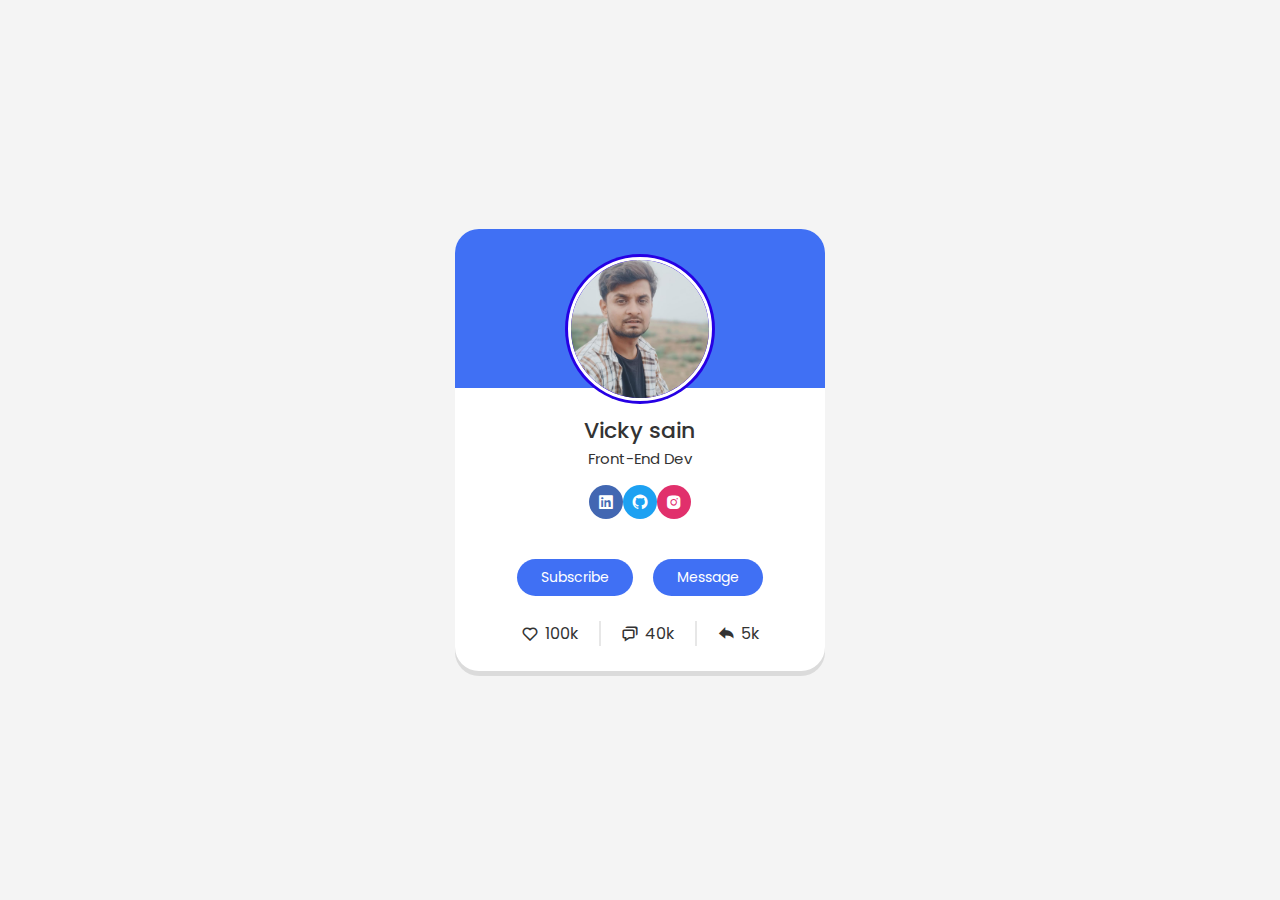
<file: 3. day-3 social media card/index.html>
<!DOCTYPE html>
<html lang="en">

<head>
    <meta charset="UTF-8">
    <meta name="viewport" content="width=device-width, initial-scale=1.0">
    <link rel="stylesheet" href="style.css">
    <link href='https://unpkg.com/boxicons@2.1.4/css/boxicons.min.css' rel='stylesheet'>
    <title>Social Media Card</title>
</head>

<body>
    <div class="profile-card">
        <div class="image">
            <img class="profile-img" src="img/451612861_873597967916507_5636997105658789815_n.jpg" alt="">
        </div>
        <div class="text-data">
            <span class="name">Vicky sain</span>
            <span class="job">Front-End Dev</span>
        </div>
        <div class="media-buttons">
            <a href="#" style="background:#4267b2 ;" class="link">
                <i class='bx bxl-linkedin-square'></i>
            </a>
            <a href="#" style="background:#1da1f2 ;" class="link">
                <i class='bx bxl-github'></i>
            </a>
            <a href="#" style="background:#e1306c ;" class="link">
                <i class='bx bxl-instagram-alt'></i>
            </a>

        </div>

        <div class="buttons">
            <div class="button">Subscribe</div>
            <div class="button">Message</div>

        </div>
        <div class="analytics">
            <div class="data">
                <i class='bx bx-heart'></i>
                <span class="number">100k</span>
            </div>
            <div class="data">
                <i class='bx bx-chat'></i>
                <span class="number">40k</span>
            </div>
            <div class="data">
                <i class='bx bxs-share'></i>
                <span class="number">5k</span>
            </div>
        </div>
    </div>

</body>

</html>
</file>
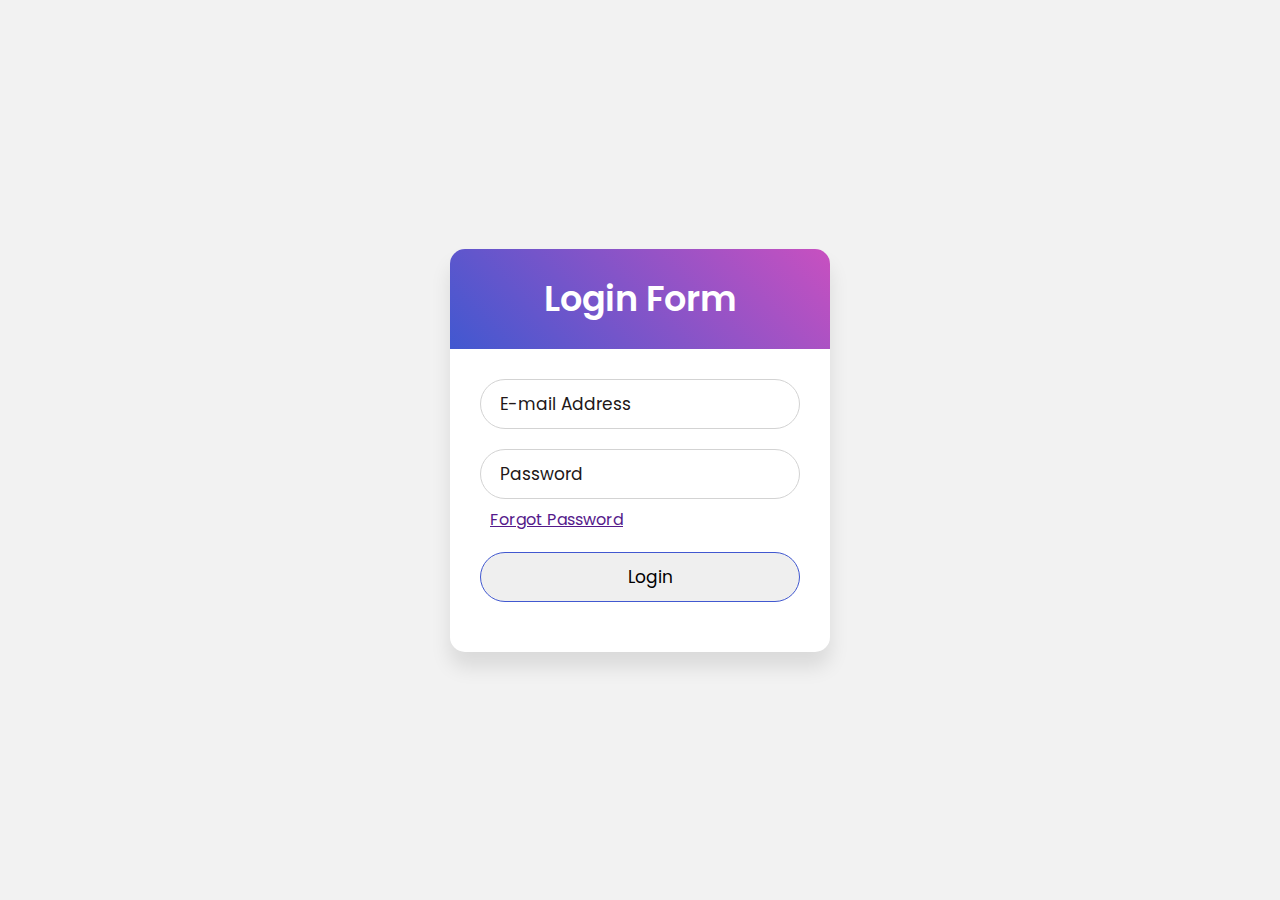
<file: day-17 login form/index.html>
<!DOCTYPE html>
<html lang="en">

<head>
    <meta charset="UTF-8">
    <meta name="viewport" content="width=device-width, initial-scale=1.0">
    <link rel="stylesheet" href="style.css">
    <title>Document</title>
</head>

<body>
    <div class="wrapper">
        <div class="heading">Login Form</div>
        <form action="">
            <div class="field">
                <input type="text" required>
                <label>E-mail Address</label>
            </div>
            <div class="field">
                <input type="text" required>
                <label for="">Password</label>
            </div>
            <div class="pass-link"><a href="">Forgot Password</a></div>
            <div class="field">
                <input type="submit" value="Login">
            </div>

        </form>
    </div>

</body>

</html>
</file>
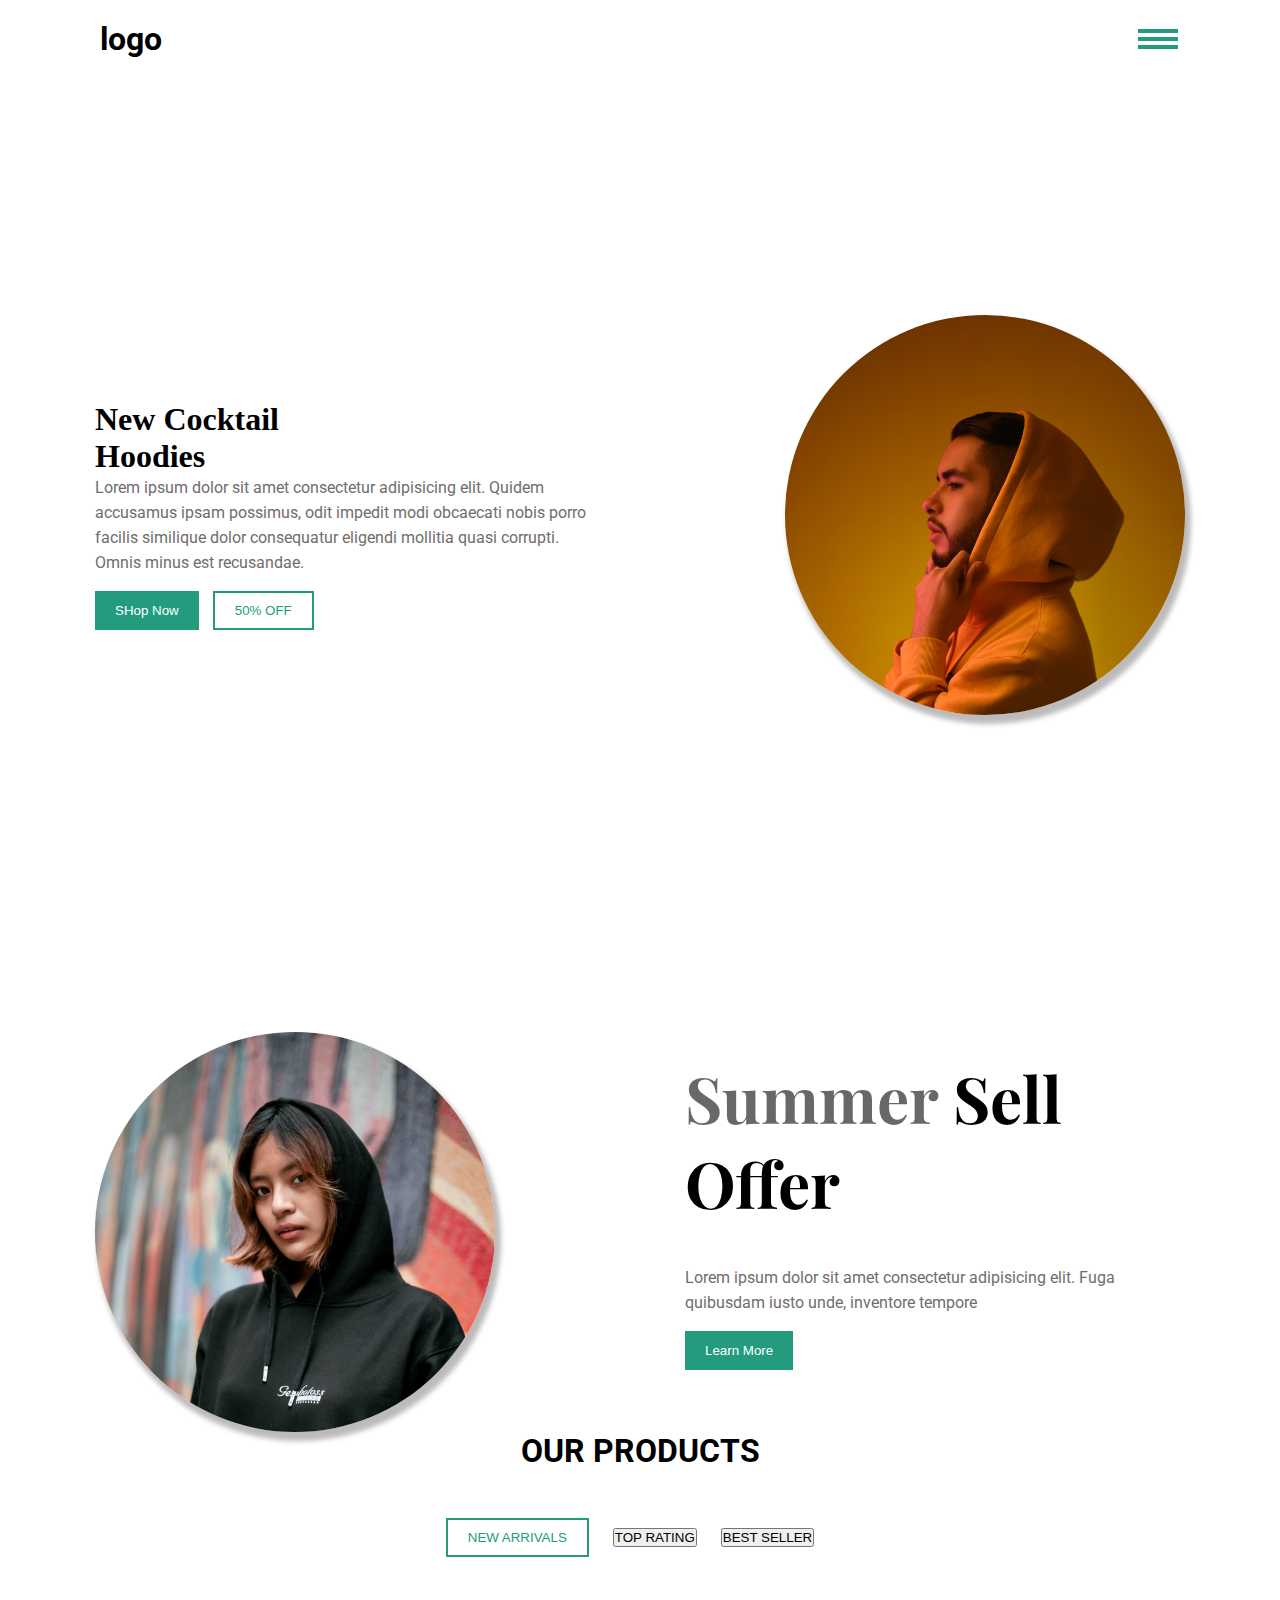
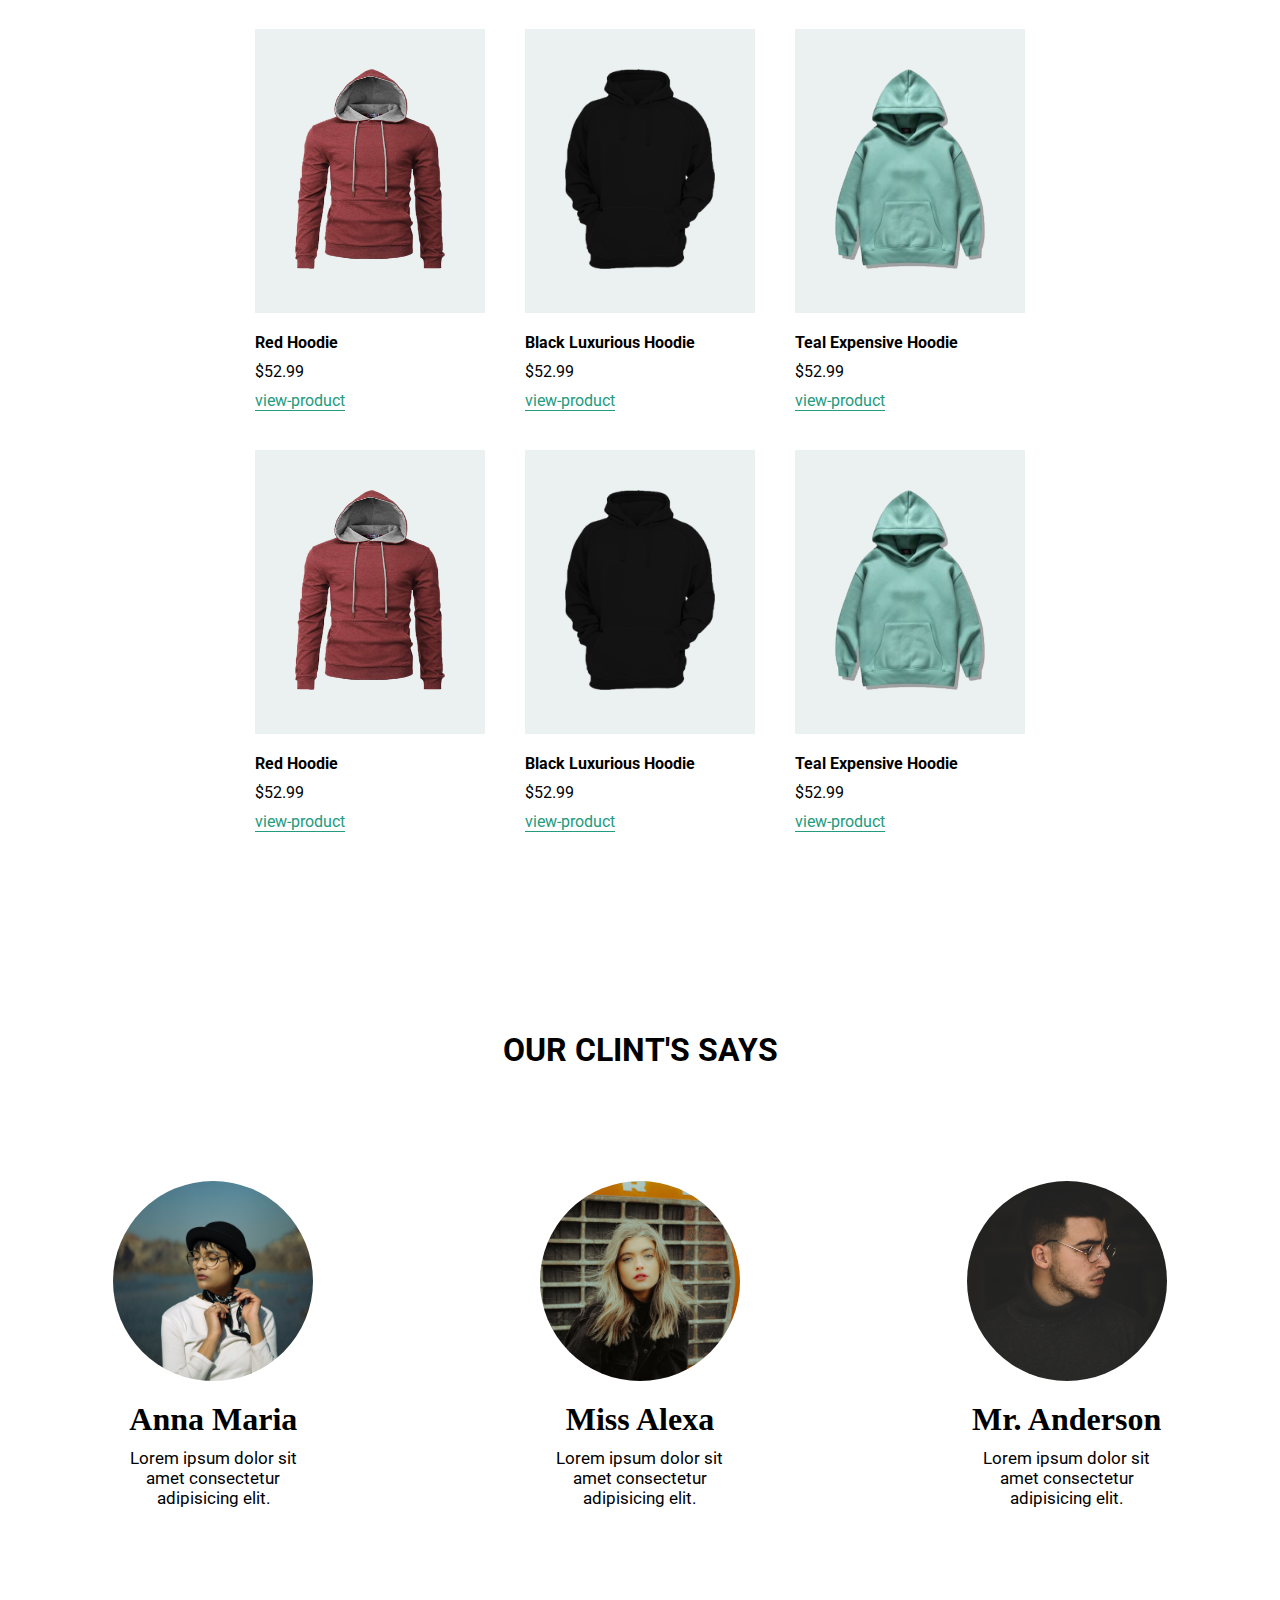
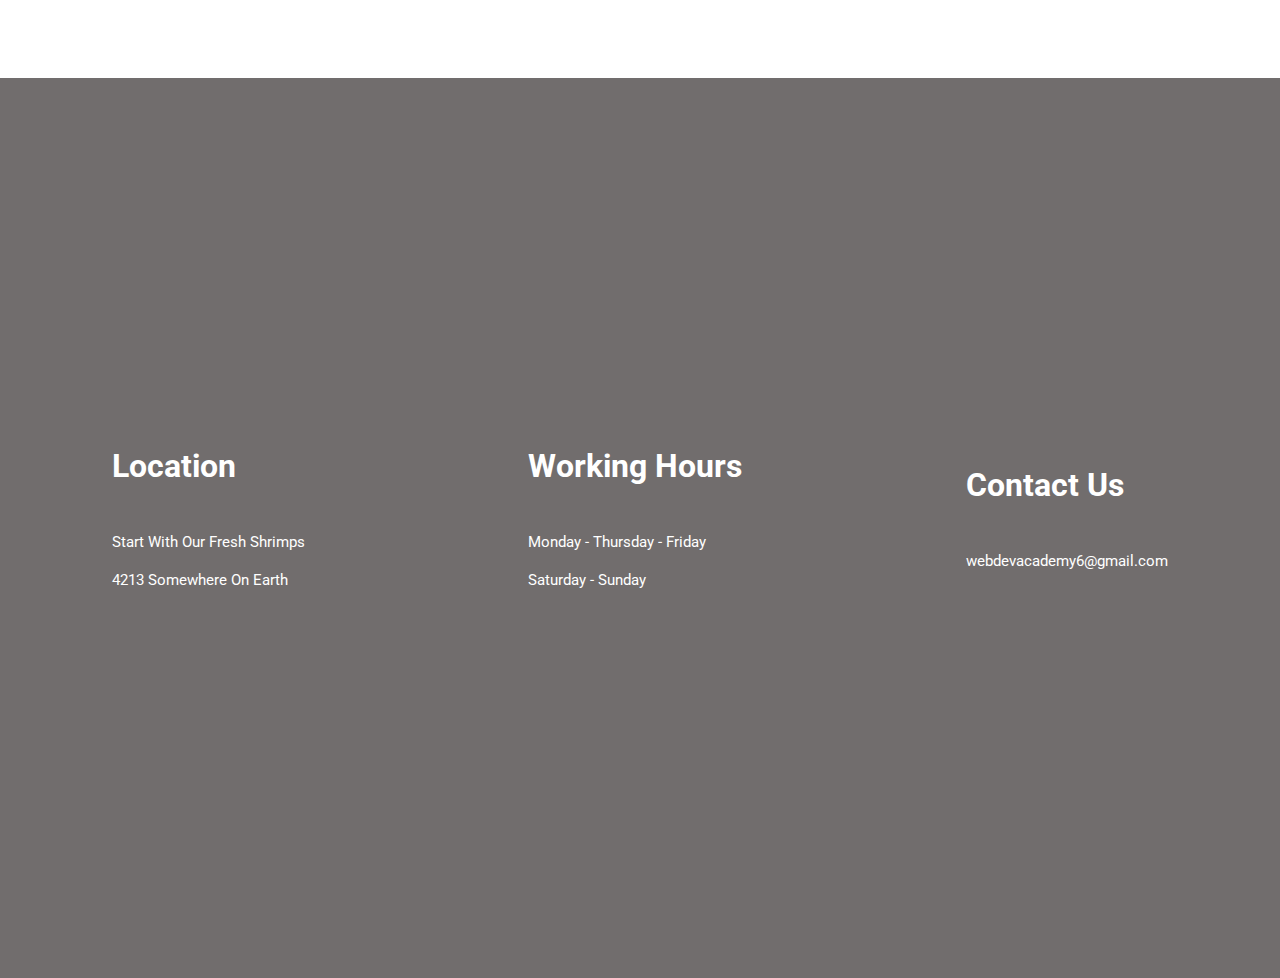
<file: day-18 hoodie website/index.html>
<!DOCTYPE html>
<html lang="en">

<head>
    <meta charset="UTF-8">
    <meta name="viewport" content="width=device-width, initial-scale=1.0">
    <link rel="stylesheet" href="style.css">
    <title>Hoodies</title>
</head>

<body>
    <!-- Navbar-->
    <nav>

        <div class="logo">
            <h1>logo</h1>
        </div>

        <div class="burger">
            <span></span>
            <span></span>
            <span></span>
        </div>
    </nav>
    <header>
        <div class="header-content">
            <h1 class=main-headings">
                New Cocktail <br>
                <span>Hoodies</span>
            </h1>
            <p class="primary-headings">
                Lorem ipsum dolor sit amet consectetur adipisicing elit. Quidem accusamus ipsam possimus, odit impedit
                modi obcaecati nobis porro facilis similique dolor consequatur eligendi mollitia quasi corrupti. Omnis
                minus est recusandae.
            </p>
            <div class="btns-container">
                <button class="btn-fill">SHop Now</button>
                <button class="btn-outline active">50% OFF</button>
            </div>
        </div>
        <div class="img-container">
            <div class="header-img"></div>

        </div>
    </header>

    <!--section - 1  -->

    <section class="section-one">
        <div class="img-container">
            <div class="section-one-img header-img"></div>
        </div>
        <div class="section-content">
            <h1 class="main-headings">
                Summer <span> Sell <br> Offer </span>
            </h1>
            <p class="primary-headings">
                Lorem ipsum dolor sit amet consectetur adipisicing elit. Fuga quibusdam iusto unde, inventore tempore

            </p>
            <button class="btn-fill">Learn More</button>
        </div>
    </section>
    <!--production section start  -->
    <section class="products">
        <h1 class="products-heading">OUR PRODUCTS</h1>
        <section class="product-categories">
            <button class="btn-outline active">NEW ARRIVALS</button>
            <button class="btn-outline">TOP RATING</button>
            <button class="btn-outline">BEST SELLER</button>
        </section>

        <div class="product-items-container">
            <div class="item">
                <div class="item-layer">
                    <img src="img/1.png" alt="">
                </div>
                <h4 class="item-name">Red Hoodie</h4>
                <p class="item-price">$52.99</p>
                <a href="" class="view-product">view-product</a>
            </div>

            <div class="item">
                <div class="item-layer">
                    <img src="img/2.png" alt="">
                </div>
                <h4 class="item-name">Black Luxurious Hoodie</h4>
                <p class="item-price">$52.99</p>
                <a href="" class="view-product">view-product</a>
            </div>

            <div class="item">
                <div class="item-layer">
                    <img src="img/3.png" alt="">
                </div>
                <h4 class="item-name">Teal Expensive Hoodie</h4>
                <p class="item-price">$52.99</p>
                <a href="" class="view-product">view-product</a>
            </div>

            <div class="item">
                <div class="item-layer">
                    <img src="img/1.png" alt="">
                </div>
                <h4 class="item-name">Red Hoodie</h4>
                <p class="item-price">$52.99</p>
                <a href="" class="view-product">view-product</a>
            </div>

            <div class="item">
                <div class="item-layer">
                    <img src="img/2.png" alt="">
                </div>
                <h4 class="item-name">Black Luxurious Hoodie</h4>
                <p class="item-price">$52.99</p>
                <a href="" class="view-product">view-product</a>
            </div>

            <div class="item">
                <div class="item-layer">
                    <img src="img/3.png" alt="">
                </div>
                <h4 class="item-name">Teal Expensive Hoodie</h4>
                <p class="item-price">$52.99</p>
                <a href="" class="view-product">view-product</a>
            </div>



        </div>


    </section>
    <!-- customer section-->

    <h1 class="customers-heading">OUR CLINT'S SAYS</h1>
    <section class="cusomers-reviews">

        <div class="customer">
            <div class="customer-img">
                <div class="img img-one"></div>
            </div>

            <h1 class="customer-name">Anna Maria</h1>
            <p class="customer-desc">Lorem ipsum dolor sit amet consectetur adipisicing elit.</p>
        </div>

        <div class="customer">
            <div class="customer-img">
                <div class="img img-two"></div>
            </div>

            <h1 class="customer-name">Miss Alexa</h1>
            <p class="customer-desc">Lorem ipsum dolor sit amet consectetur adipisicing elit.</p>
        </div>

        <div class="customer">
            <div class="customer-img">
                <div class="img img-three"></div>
            </div>

            <h1 class="customer-name">Mr. Anderson</h1>
            <p class="customer-desc">Lorem ipsum dolor sit amet consectetur adipisicing elit.</p>
        </div>
    </section>

    <!--footer section-->
    <footer>
        <div class="container">
            <h1 class="footer-heading">Location</h1>
            <h2 class="footer-primary-heading">Start With Our Fresh Shrimps</h2>
            <h2 class="footer-primary-heading">4213 Somewhere On Earth</h2>
        </div>

        <div class="container">
            <h1 class="footer-heading">Working Hours</h1>
            <h2 class="footer-primary-heading">Monday - Thursday - Friday</h2>
            <h2 class="footer-primary-heading">Saturday - Sunday</h2>
        </div>

        <div class="container">
            <h1 class="footer-heading">Contact Us</h1>
            <h2 class="footer-primary-heading">webdevacademy6@gmail.com</h2>

        </div>

    </footer>


</body>

</html>
</file>
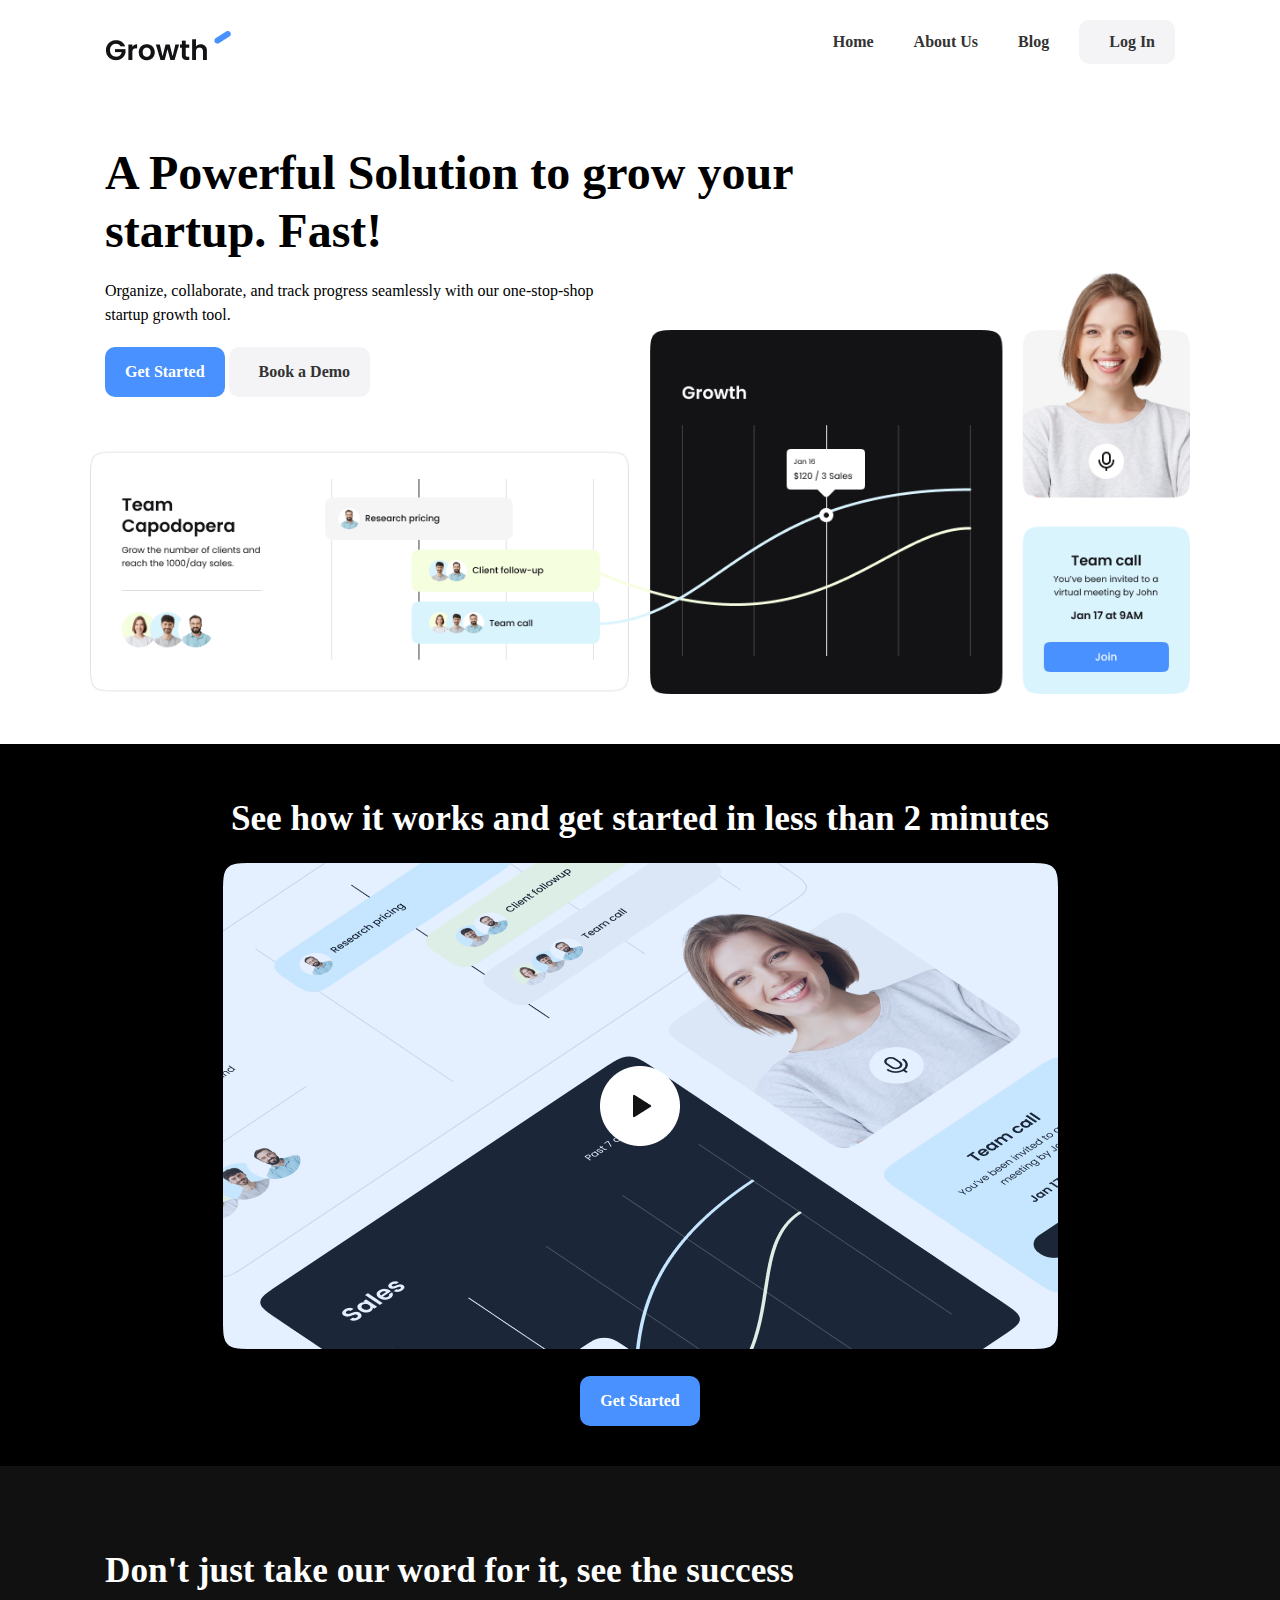
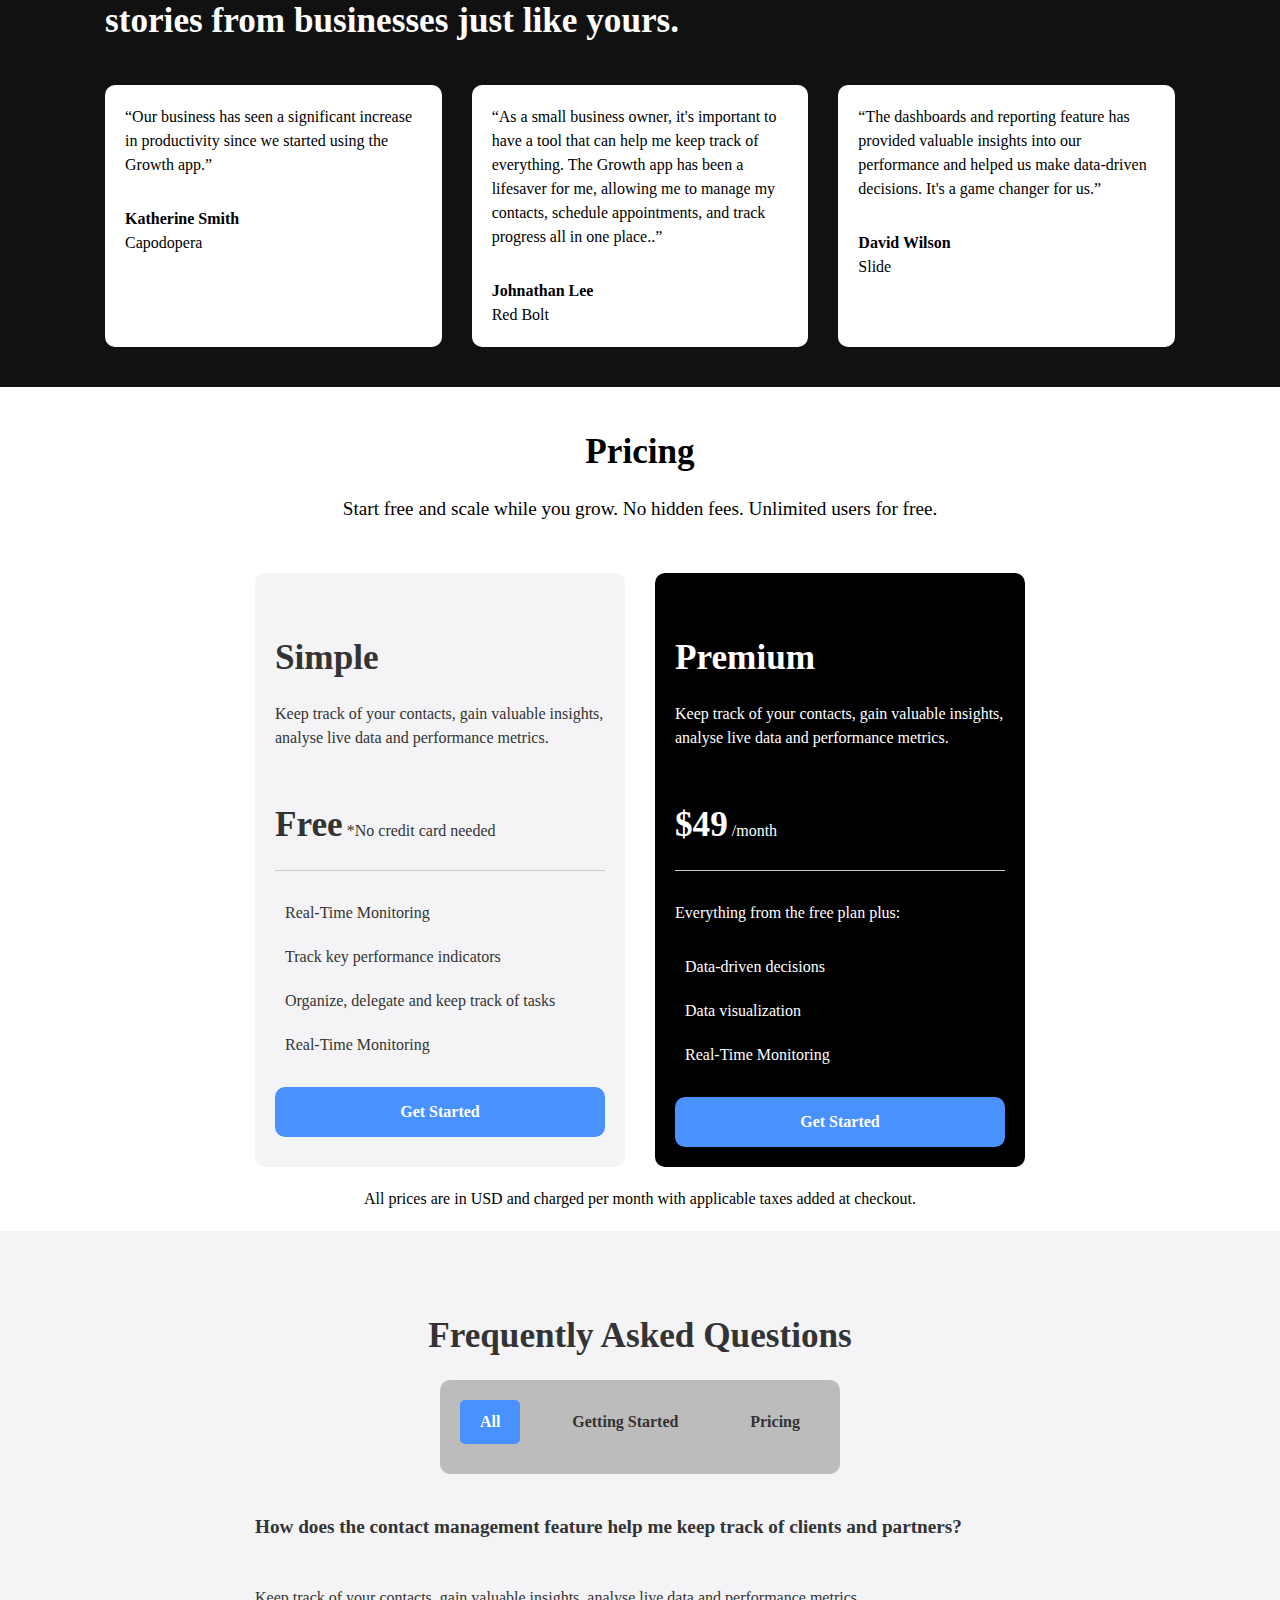
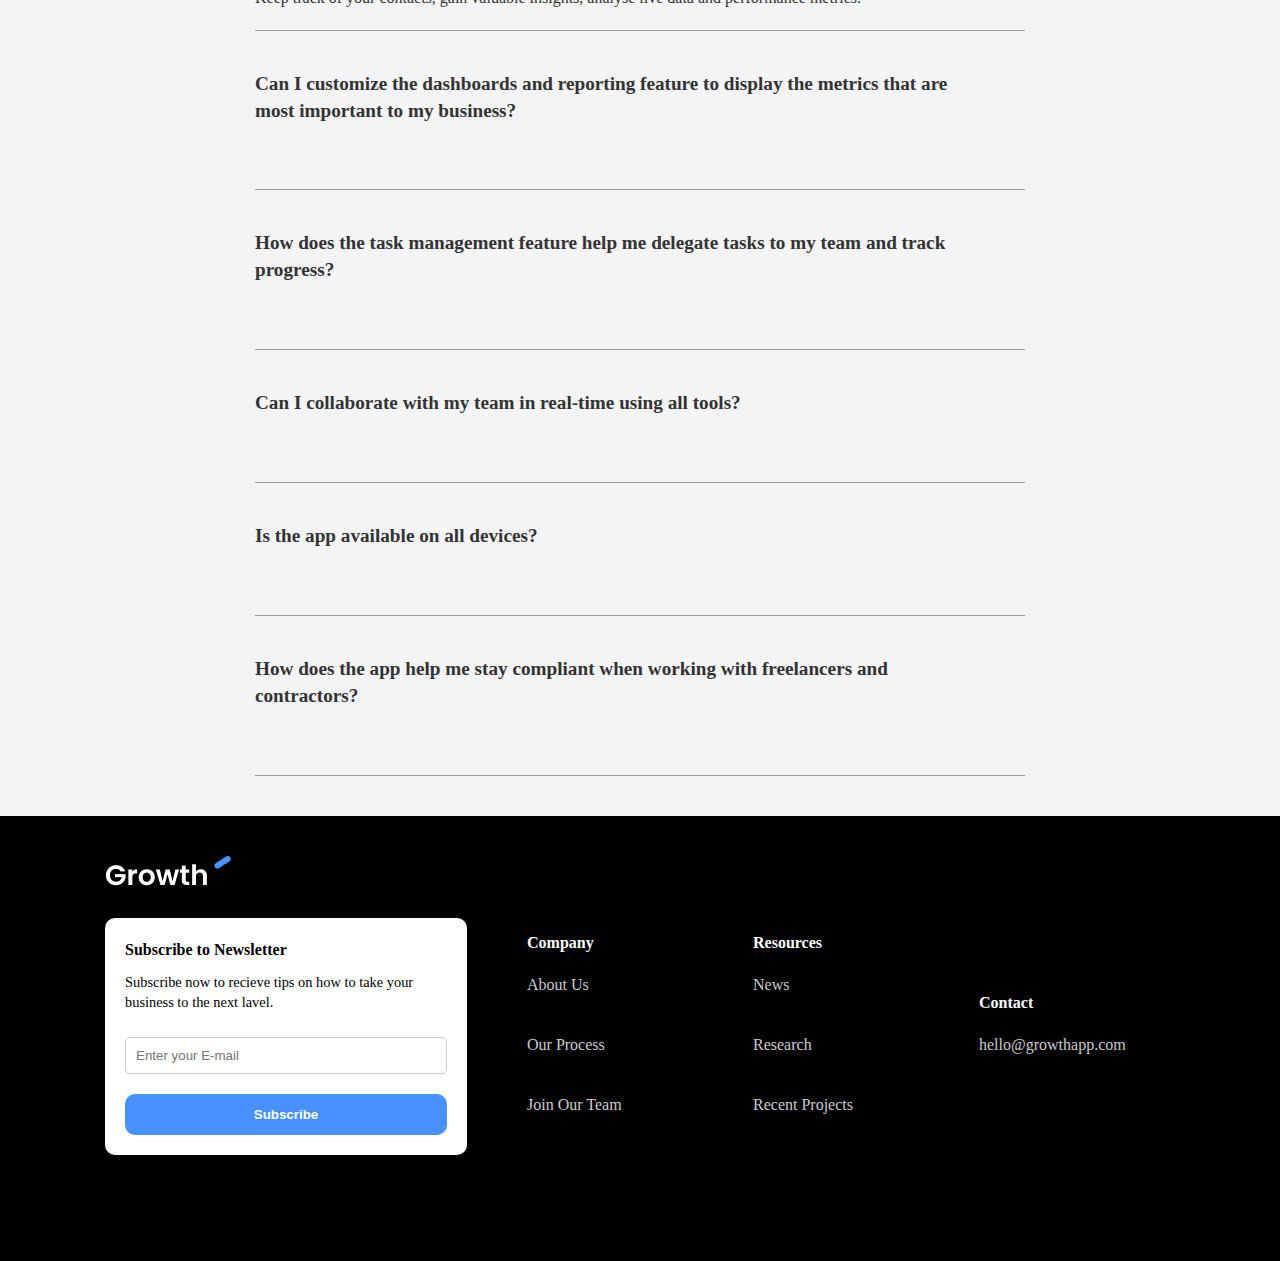
<file: day-22 grotwth startup project/index.html>
<!DOCTYPE html>
<html lang="en">

<head>
    <meta charset="UTF-8">
    <meta name="viewport" content="width=device-width, initial-scale=1.0">
    <link rel="stylesheet" href="style.css">
    <link rel="preconnect" href="https://fonts.googleapis.com" />
    <link rel="preconnect" href="https://fonts.gstatic.com" crossorigin />
    <link href="https://fonts.googleapis.com/css2?family=Poppins:wght@300;400;600;700&display=swap" rel="stylesheet" />
    <link rel="stylesheet" href="https://cdnjs.cloudflare.com/ajax/libs/font-awesome/6.4.2/css/all.min.css"
        integrity="sha512-z3gLpd7yknf1YoNbCzqRKc4qyor8gaKU1qmn+CShxbuBusANI9QpRohGBreCFkKxLhei6S9CQXFEbbKuqLg0DA=="
        crossorigin="anonymous" referrerpolicy="no-referrer" />
    <link rel="shortcut icon" href="img/favicon.ico" type="image/x-icon" />
    <title>Growth</title>
</head>

<body>
    <!--navbar-->
    <nav class="navbar">
        <div class="container">
            <div class="logo">
                <a href="index.html">
                    <img src="img/logo.png" alt="">
                </a>
            </div>

            <div class="menu">
                <ul>
                    <li>
                        <a href="#">Home</a>
                    </li>
                    <li>
                        <a href="#">About Us</a>
                    </li>
                    <li>
                        <a href="#">Blog</a>
                    </li>
                    <li>
                        <a href="#" class="btn btn-light "> <i class="fas fa-user"></i> Log In </a>
                    </li>
                </ul>
            </div>
            <!-- hamburger -->
            <button class="hamburger-button" id="hamburger-button">
                <div class="hamburger-line"></div>
                <div class="hamburger-line"></div>
                <div class="hamburger-line"></div>
            </button>
            <div class="mobile-menu    ">
                <ul>
                    <li>
                        <a href="#">Home</a>
                    </li>
                    <li>
                        <a href="#">About Us</a>
                    </li>
                    <li>
                        <a href="#">Blog</a>
                    </li>
                    <li>
                        <a href="#" class="btn btn-light "> <i class="fas fa-user"></i> Log In </a>
                    </li>
                </ul>
            </div>
        </div>
    </nav>
    <!--Hero-->

    <section class="hero">
        <div class="container">
            <div class="hero-contant">
                <h1 class="hero-heading text-xxl">
                    A Powerful Solution to grow your startup. Fast!
                </h1>
                <p class="hero-text">
                    Organize, collaborate, and track progress seamlessly with our
                    one-stop-shop startup growth tool.
                </p>
                <div class="hero-buttons">
                    <a href="#" class="btn btn-primary">Get Started</a>
                    <a href="#" class="btn">
                        <i class="fas fa-laptop"></i>Book a Demo
                    </a>
                </div>
            </div>
        </div>
    </section>
    <!-- video section  -->
    <section class="video bg-black">
        <div class="container-sm">
            <h2 class="video-heading text-xl text-center">
                See how it works and get started in less than 2 minutes
            </h2>
            <div class="video-content">
                <a href="#">
                    <img class="video-preview" src="img/video-preview.png" alt="">
                </a>
                <a href="#" class="btn btn-primary">
                    Get Started
                </a>
            </div>
        </div>

    </section>

    <!-- testimonials  -->
    <section class="testimonials bg-dark">
        <div class="container">
            <h3 class="testimonials-heading text-xl">
                Don't just take our word for it, see the success stories from
                businesses just like yours.
            </h3>
            <div class="testimonials-grid">
                <div class="cards">
                    <p>
                        “Our business has seen a significant increase in productivity
                        since we started using the Growth app.”
                    </p>
                    <p>Katherine Smith</p>
                    <p>Capodopera</p>
                </div>
                <div class="cards">
                    <p>
                        “As a small business owner, it's important to have a tool that can
                        help me keep track of everything. The Growth app has been a
                        lifesaver for me, allowing me to manage my contacts, schedule
                        appointments, and track progress all in one place..”
                    </p>
                    <p>Johnathan Lee</p>
                    <p>Red Bolt</p>
                </div>
                <div class="cards">
                    <p>
                        “The dashboards and reporting feature has provided valuable
                        insights into our performance and helped us make data-driven
                        decisions. It's a game changer for us.”
                    </p>
                    <p>David Wilson</p>
                    <p>Slide</p>
                </div>
            </div>
        </div>
    </section>
    <!-- pricing -->



    <section class="pricing">
        <div class="sm-container">
            <h3 class="pricing-heading text-xl text-center">Pricing</h3>
            <p class="pricing-subheading text-md text-center">
                Start free and scale while you grow. No hidden fees. Unlimited users
                for free.
            </p>
            <div class="pricing-grid">
                <!-- Pricing Card 1 -->
                <div class="cards bg-light">
                    <div class="pricing-card-header">
                        <h4 class="pricing-heading text-xl">Simple</h4>
                        <p class="pricing-card-subheading">
                            Keep track of your contacts, gain valuable insights, analyse
                            live data and performance metrics.
                        </p>
                        <p class="pricing-card-price">
                            <span class="text-xl">Free</span>
                            *No credit card needed
                        </p>
                    </div>
                    <div class="pricing-card-body">
                        <ul>
                            <li>
                                <i class="fas fa-check"></i>Real-Time Monitoring
                            </li>

                            <li>
                                <i class="fas fa-check"></i>Track key performance indicators
                            </li>

                            <li>
                                <i class="fas fa-check"></i>Organize, delegate and keep track of tasks
                            </li>

                            <li>
                                <i class="fas fa-check"></i>Real-Time Monitoring
                            </li>

                        </ul>
                        <a href="#" class="btn btn-primary btn-block">Get Started</a>
                    </div>

                </div>
                <!--  Pricing Card - 2 -->
                <div class="cards bg-black">
                    <div class="pricing-card-header">
                        <h4 class="pricing-heading text-xl">Premium</h4>
                        <p class="pricing-card-subheading">
                            Keep track of your contacts, gain valuable insights, analyse
                            live data and performance metrics.
                        </p>
                        <p class="pricing-card-price">
                            <span class="text-xl">$49</span>
                            /month
                        </p>
                    </div>
                    <div class="pricing-card-body">
                        <p>Everything from the free plan plus:</p>
                        <ul>
                            <li>
                                <i class="fas fa-check"></i>Data-driven decisions
                            </li>

                            <li>
                                <i class="fas fa-check"></i>Data visualization
                            </li>



                            <li>
                                <i class="fas fa-check"></i>Real-Time Monitoring
                            </li>

                        </ul>
                        <a href="#" class="btn btn-primary btn-block">Get Started</a>
                    </div>

                </div>
            </div>
            <p class="pricing-footer text-center">
                All prices are in USD and charged per month with applicable taxes
                added at checkout.
            </p>

        </div>
    </section>

    <!-- FAQ's -->
    <section class="faq bg-light">
        <div class="sm-container">
            <h3 class="text-xl text-center">
                Frequently Asked Questions
            </h3>
            <ul class="faq-menu">
                <li class="active">All</li>
                <li>Getting Started</li>
                <li>Pricing</li>
            </ul>
            <div class="faq-content">
                <div class="faq-group">
                    <div class="faq-group-header">
                        <h4 class="text-md">
                            How does the contact management feature help me keep track of
                            clients and partners?
                        </h4>
                        <i class="fas fa-minus"></i>
                    </div>
                    <div class="faq-group-body open">
                        Keep track of your contacts, gain valuable insights, analyse
                        live data and performance metrics.
                    </div>

                </div>

                <div class="faq-group">
                    <div class="faq-group-header">
                        <h4 class="text-md">
                            Can I customize the dashboards and reporting feature to display
                            the metrics that are most important to my business?
                        </h4>
                        <i class="fas fa-plus"></i>
                    </div>
                    <div class="faq-group-body">
                        Keep track of your contacts, gain valuable insights, analyse
                        live data and performance metrics.
                    </div>

                </div>

                <div class="faq-group">
                    <div class="faq-group-header">
                        <h4 class="text-md">
                            How does the task management feature help me delegate tasks to
                            my team and track progress?
                        </h4>
                        <i class="fas fa-plus"></i>
                    </div>
                    <div class="faq-group-body">
                        Keep track of your contacts, gain valuable insights, analyse
                        live data and performance metrics.
                    </div>

                </div>

                <div class="faq-group">
                    <div class="faq-group-header">
                        <h4 class="text-md">
                            Can I collaborate with my team in real-time using all tools?
                        </h4>
                        <i class="fas fa-plus"></i>
                    </div>
                    <div class="faq-group-body">
                        Keep track of your contacts, gain valuable insights, analyse
                        live data and performance metrics.
                    </div>

                </div>

                <div class="faq-group">
                    <div class="faq-group-header">
                        <h4 class="text-md">
                            Is the app available on all devices?
                        </h4>
                        <i class="fas fa-plus"></i>
                    </div>
                    <div class="faq-group-body">
                        Keep track of your contacts, gain valuable insights, analyse
                        live data and performance metrics.
                    </div>

                </div>

                <div class="faq-group">
                    <div class="faq-group-header">
                        <h4 class="text-md">
                            How does the app help me stay compliant when working with
                            freelancers and contractors?
                        </h4>
                        <i class="fas fa-plus"></i>
                    </div>
                    <div class="faq-group-body">
                        Keep track of your contacts, gain valuable insights, analyse
                        live data and performance metrics.
                    </div>

                </div>
            </div>
        </div>
    </section>
    <!-- footer -->
    <footer class="footer bg-black">
        <div class="container">
            <div class="footer-grid">
                <div class="footer-grid-items">
                    <a href="index.html">
                        <img src="img/logo-white.png" alt="">
                    </a>
                    <div class="cards">
                        <h4>Subscribe to Newsletter</h4>
                        <p class="text-sm">
                            Subscribe now to recieve tips on how to take your business to the next lavel.
                        </p>
                        <form action="">
                            <input type="email" name="" id="email" placeholder="Enter your E-mail">
                            <button class="btn btn-primary btn-block" type="submit">Subscribe</button>
                        </form>
                    </div>
                    <i class="fab fa-linkdin"></i>
                    <i class="fab fa-twitter"></i>
                </div>
                <div class="footer-grid-items"">

                    <h4>Company</h4>
                    <ul>
                        <li><a href=" #">About Us</a></li>
                    <li><a href="#">Our Process</a></li>
                    <li><a href="#">Join Our Team</a></li>
                    </ul>
                </div>
                <div class="footer-grid-items"">
                    <h4>Resources</h4>
                    <ul>
                        <li><a href=" #">News</a></li>
                    <li><a href="#">Research</a></li>
                    <li><a href="#">Recent Projects</a></li>
                    </ul>
                </div>
                <div>
                    <h4>Contact</h4>
                    <ul>
                        <li><a href="#">hello@growthapp.com</a></li>

                    </ul>
                </div>
            </div>
        </div>




    </footer>




    <script src="app.js"></script>
</body>

</html>
</file>
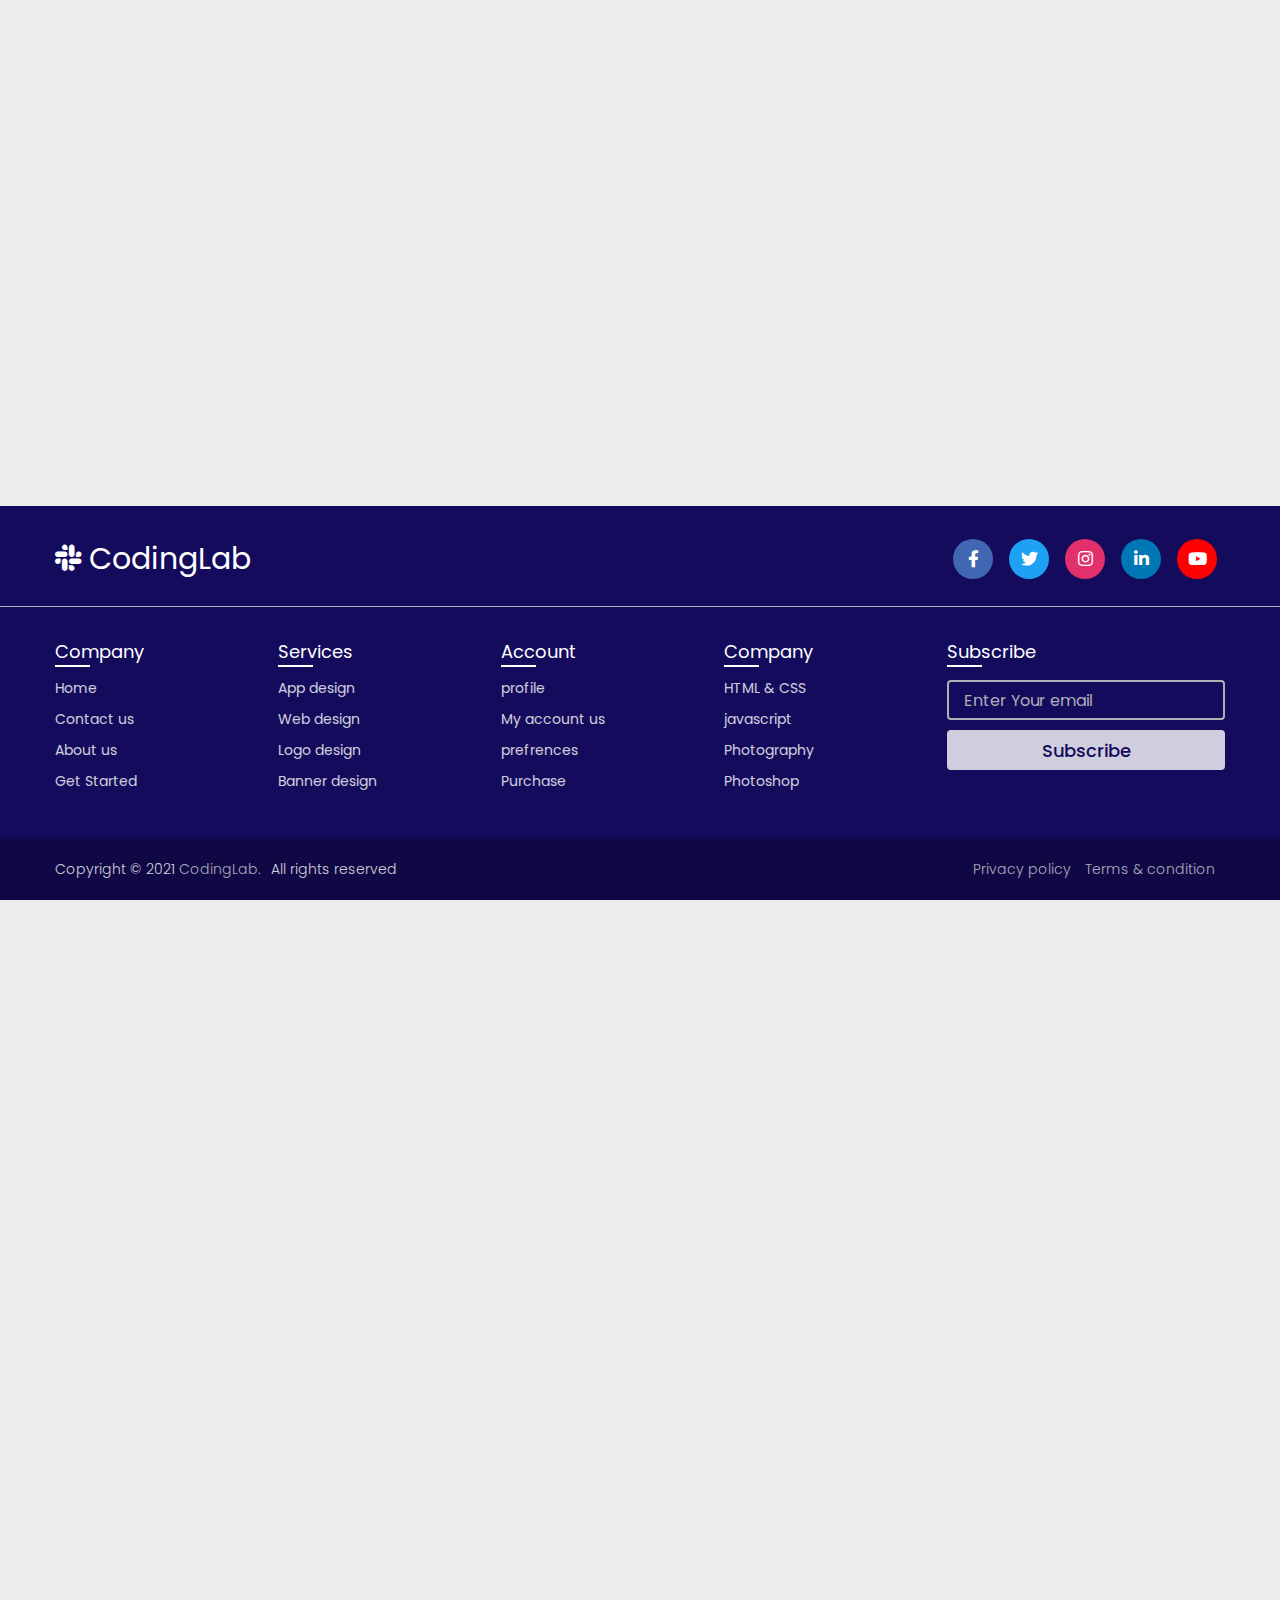
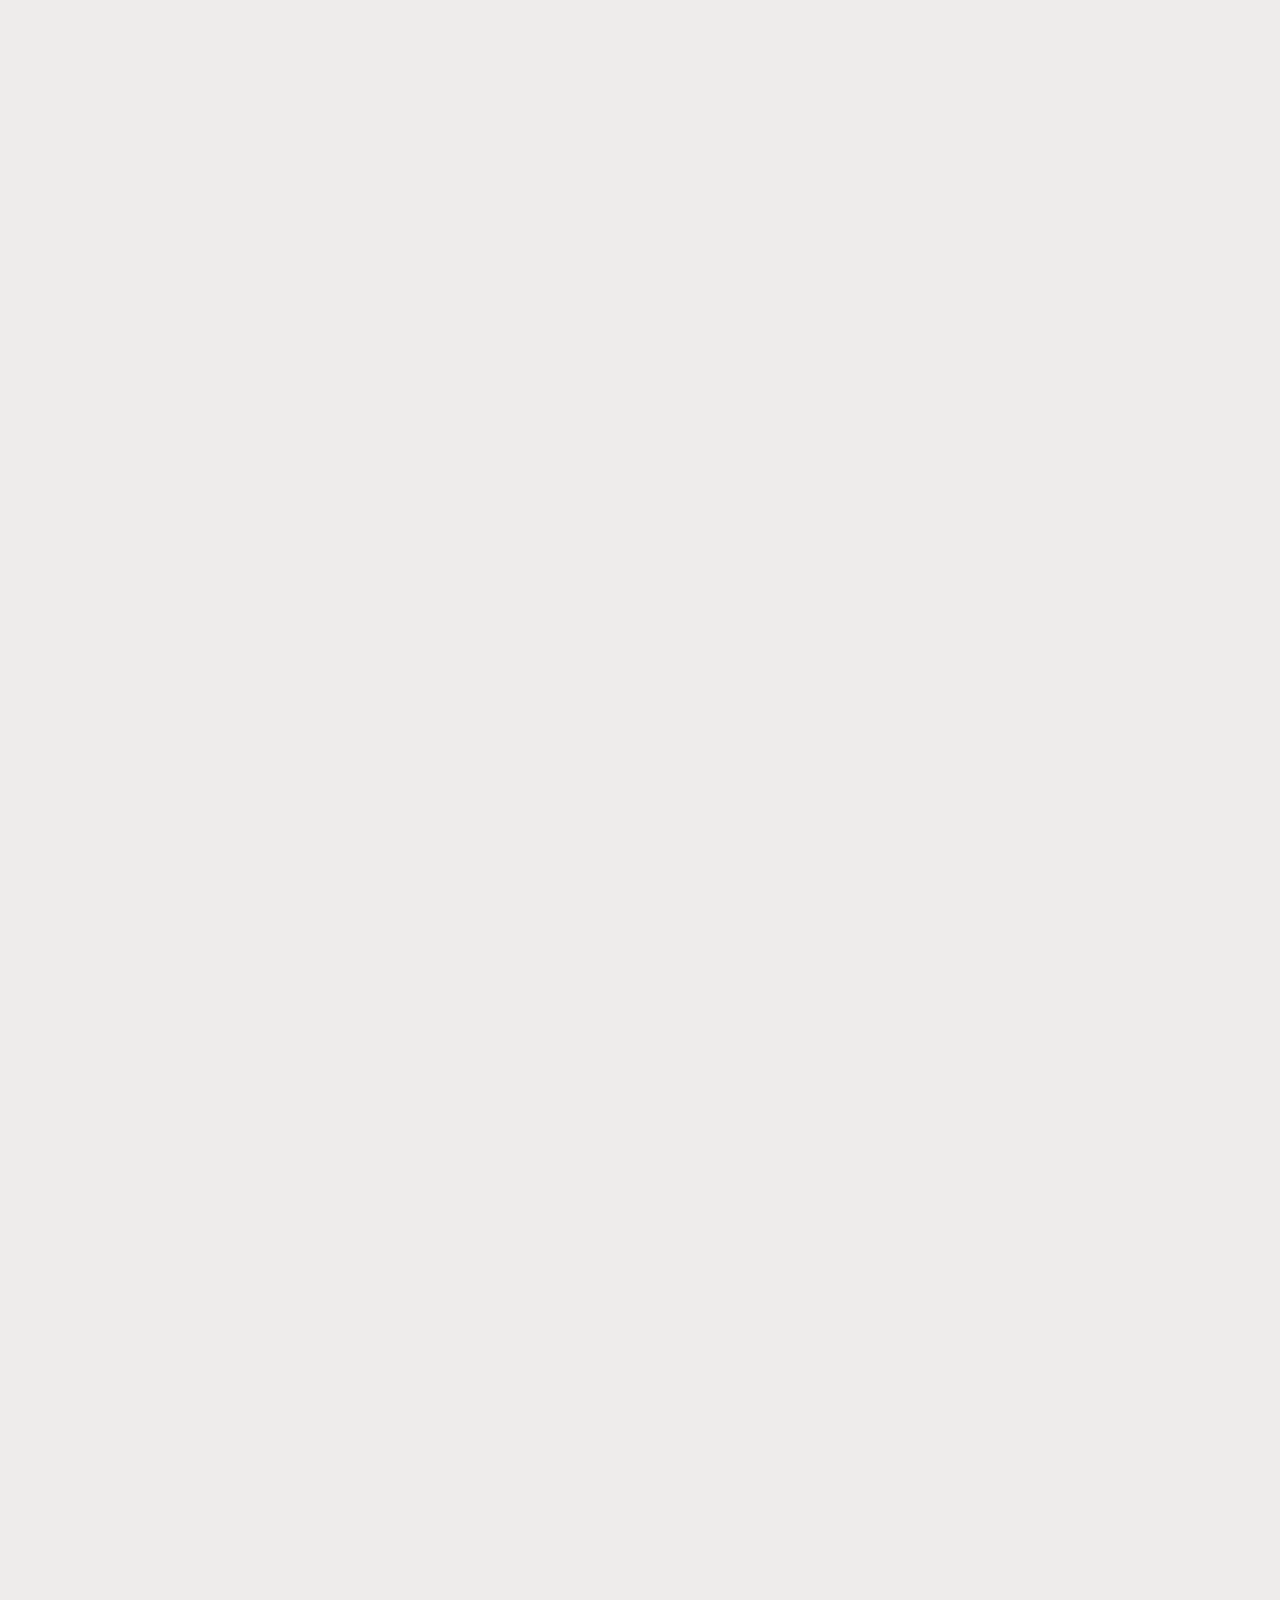
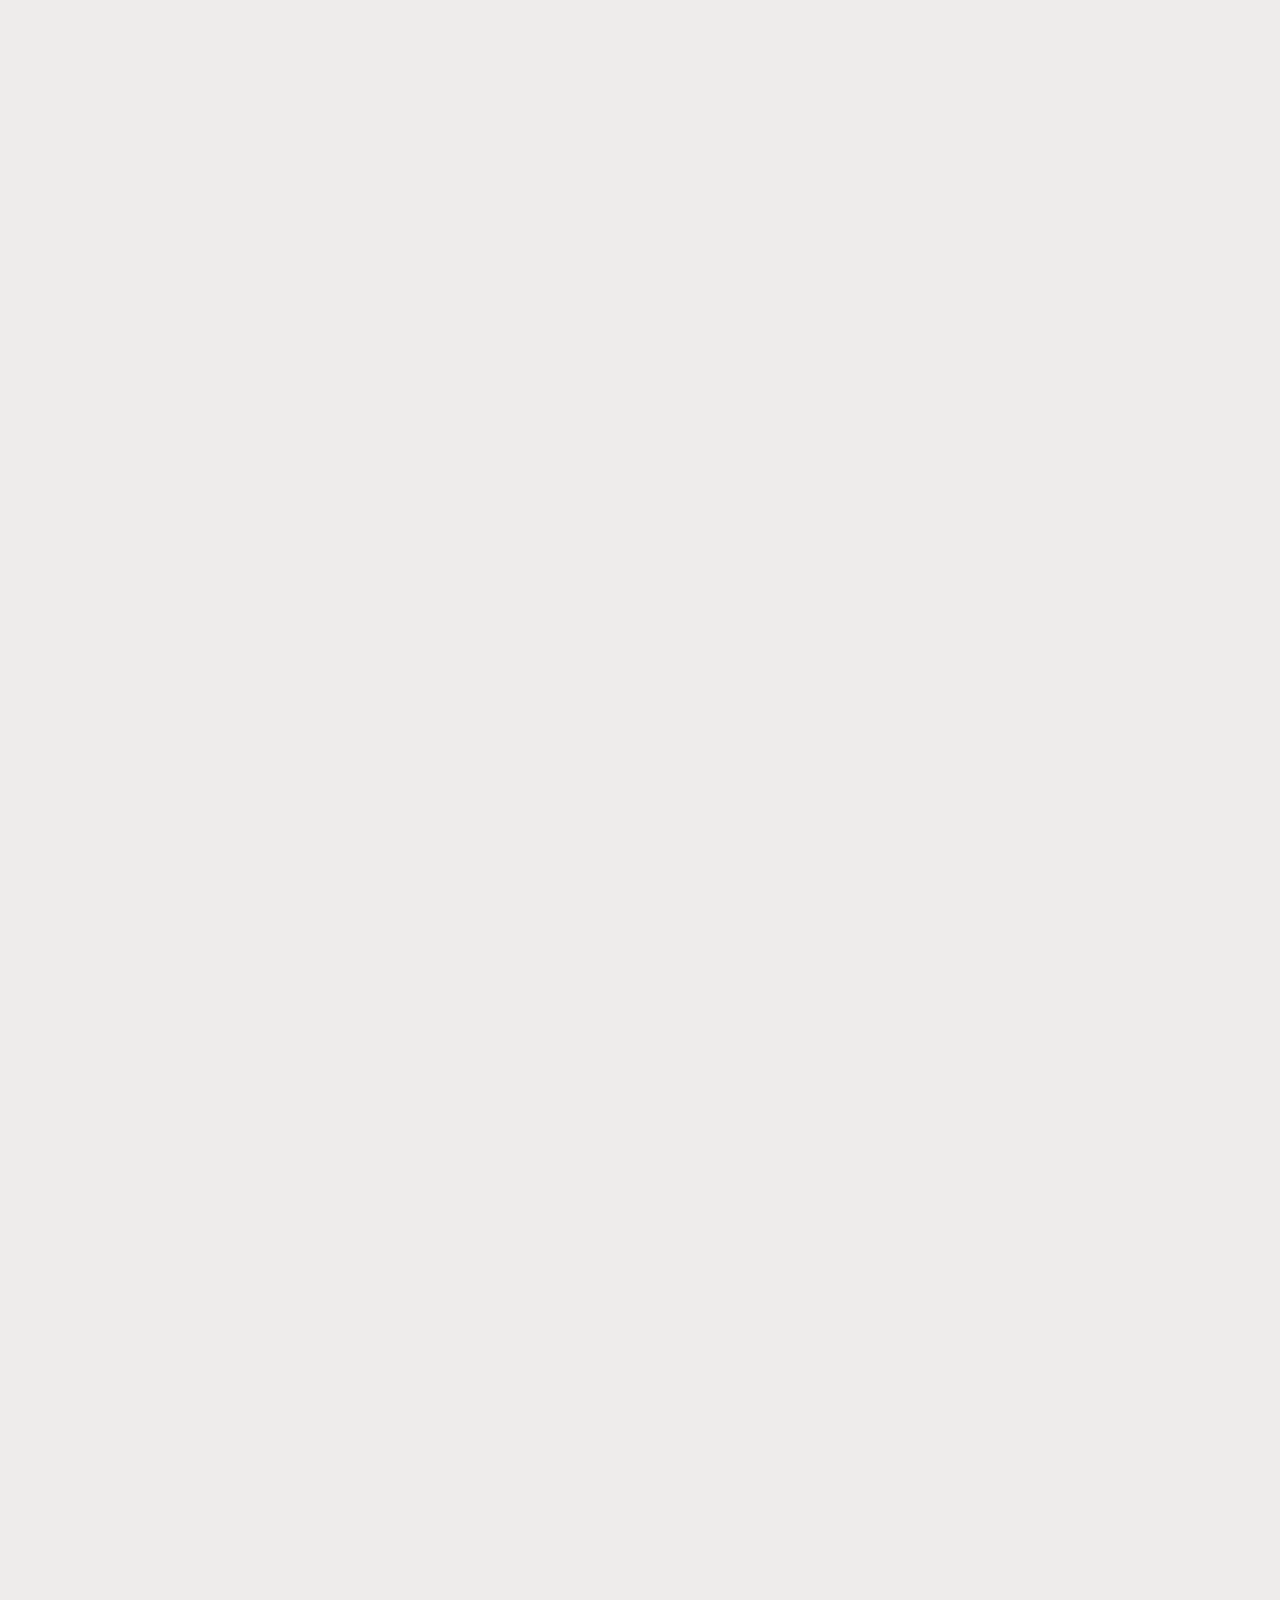
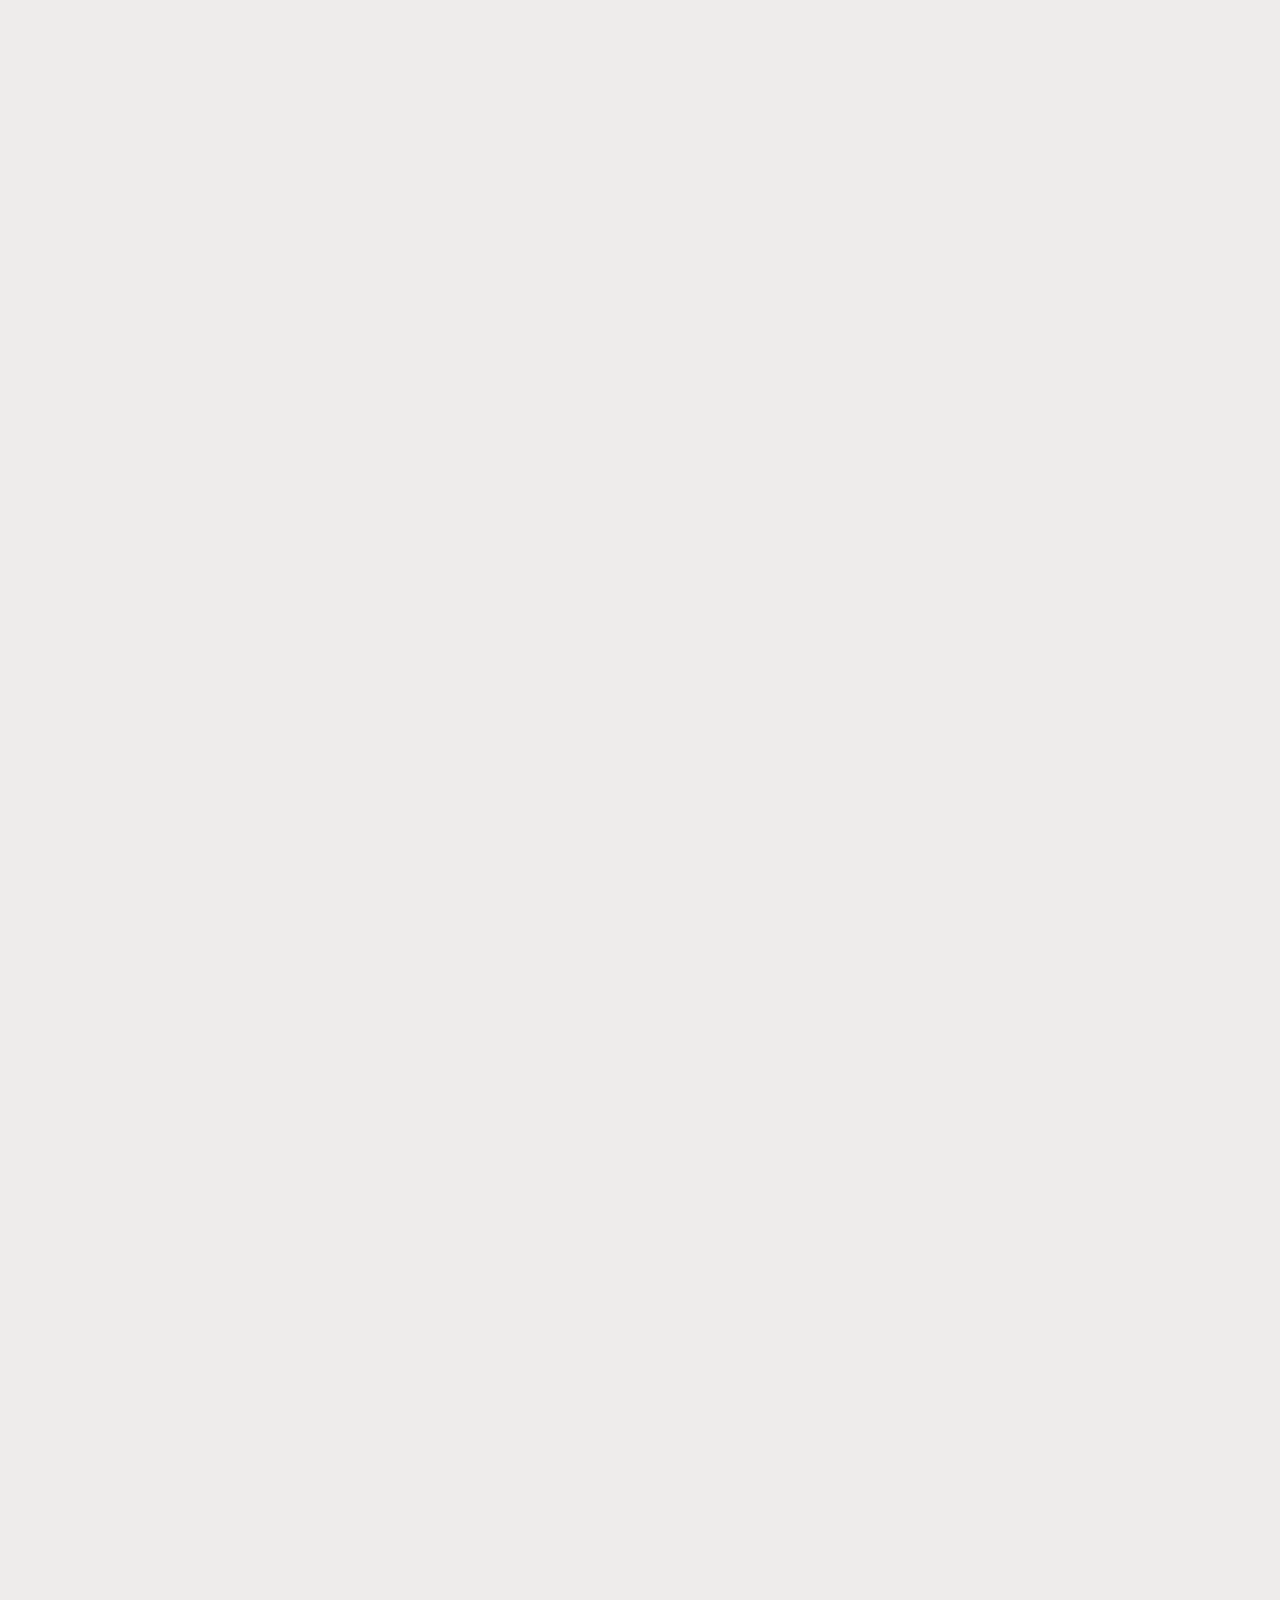
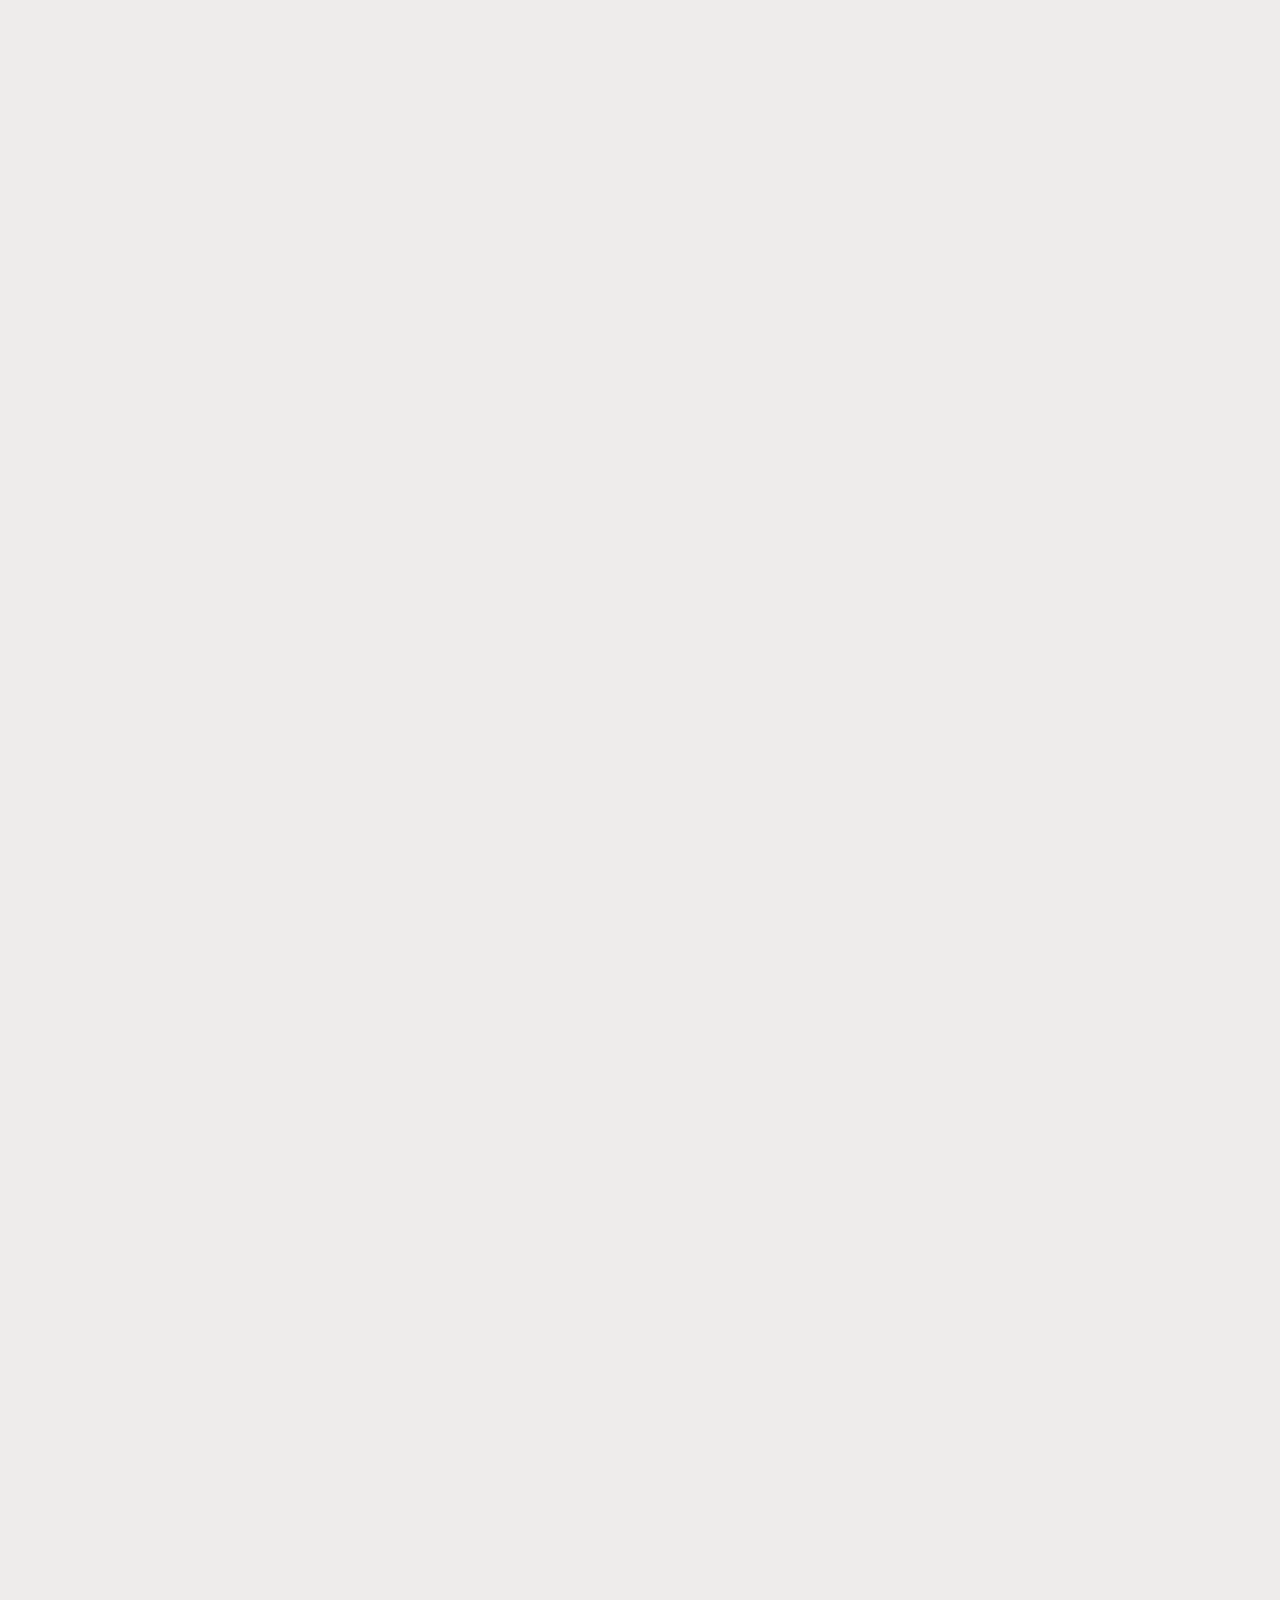
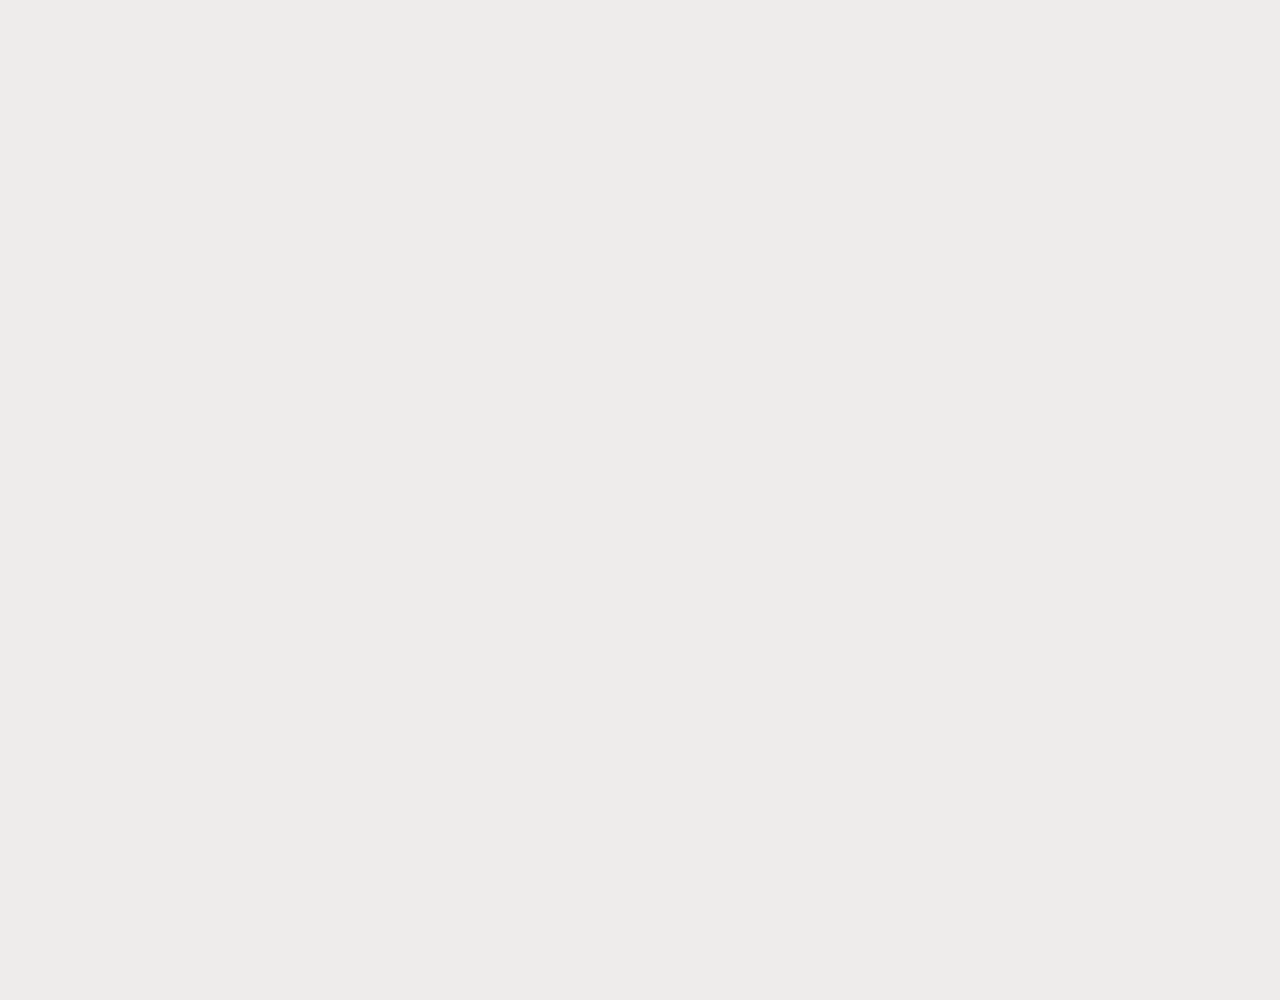
<file: day-28 responcive footer 15 aug/index.html>
<!DOCTYPE html>
<html lang="en">

<head>
    <meta charset="UTF-8">
    <meta name="viewport" content="width=device-width, initial-scale=1.0">
    <link rel="stylesheet" href="style.css">
    <!-- Fontawesome CDN Link -->
    <link rel="stylesheet" href="https://cdnjs.cloudflare.com/ajax/libs/font-awesome/5.15.2/css/all.min.css" />
    <title>responsive footer</title>
</head>

<body>
    <footer class="footer">
        <div class="content">
            <div class="top">
                <div class="logo-details">
                    <i class="fab fa-slack"></i>
                    <span class="logo-name">CodingLab</span>
                </div>
                <div class="media-icons">
                    <a href="#">
                        <i class="fab fa-facebook-f"></i>
                    </a>
                    <a href="#">
                        <i class="fab fa-twitter"></i>
                    </a>
                    <a href="#">
                        <i class="fab fa-instagram"></i>
                    </a>
                    <a href="#">
                        <i class="fab fa-linkedin-in"></i>
                    </a>
                    <a href="#">
                        <i class="fab fa-youtube"></i>
                    </a>

                </div>
            </div>
            <div class="link-boxes">
                <ul class="box">
                    <li class="link-name">Company</li>
                    <li><a href="#">Home</a></li>
                    <li><a href="#">Contact us</a></li>
                    <li><a href="#">About us</a></li>
                    <li><a href="#">Get Started</a></li>
                </ul>
                <ul class="box">
                    <li class="link-name">Services</li>
                    <li><a href="#">App design</a></li>
                    <li><a href="#">Web design</a></li>
                    <li><a href="#">Logo design</a></li>
                    <li><a href="#">Banner design</a></li>
                </ul>
                <ul class="box">
                    <li class="link-name">Account</li>
                    <li><a href="#">profile</a></li>
                    <li><a href="#">My account us</a></li>
                    <li><a href="#">prefrences</a></li>
                    <li><a href="#">Purchase</a></li>
                </ul>
                <ul class="box">
                    <li class="link-name">Company</li>
                    <li><a href="#">HTML & CSS</a></li>
                    <li><a href="#">javascript</a></li>
                    <li><a href="#">Photography</a></li>
                    <li><a href="#">Photoshop</a></li>
                </ul>
                <ul class="box input-box">
                    <li class="link-name">Subscribe</li>
                    <li>
                        <input type="text" placeholder="Enter Your email">
                    </li>
                    <li>
                        <input type="button" value="Subscribe">
                    </li>

                </ul>
            </div>

        </div>
        <div class="bottom-detail">
            <div class="bottom-text">
                <span class="copyright-text">Copyright © 2021
                    <a href="#">CodingLab.</a>All rights reserved </span>
                <span class="policy-terms">
                    <a href="#">Privacy policy</a>
                    <a href="#">Terms & condition</a>
                </span>
            </div>

        </div>
    </footer>

</body>

</html>
</file>
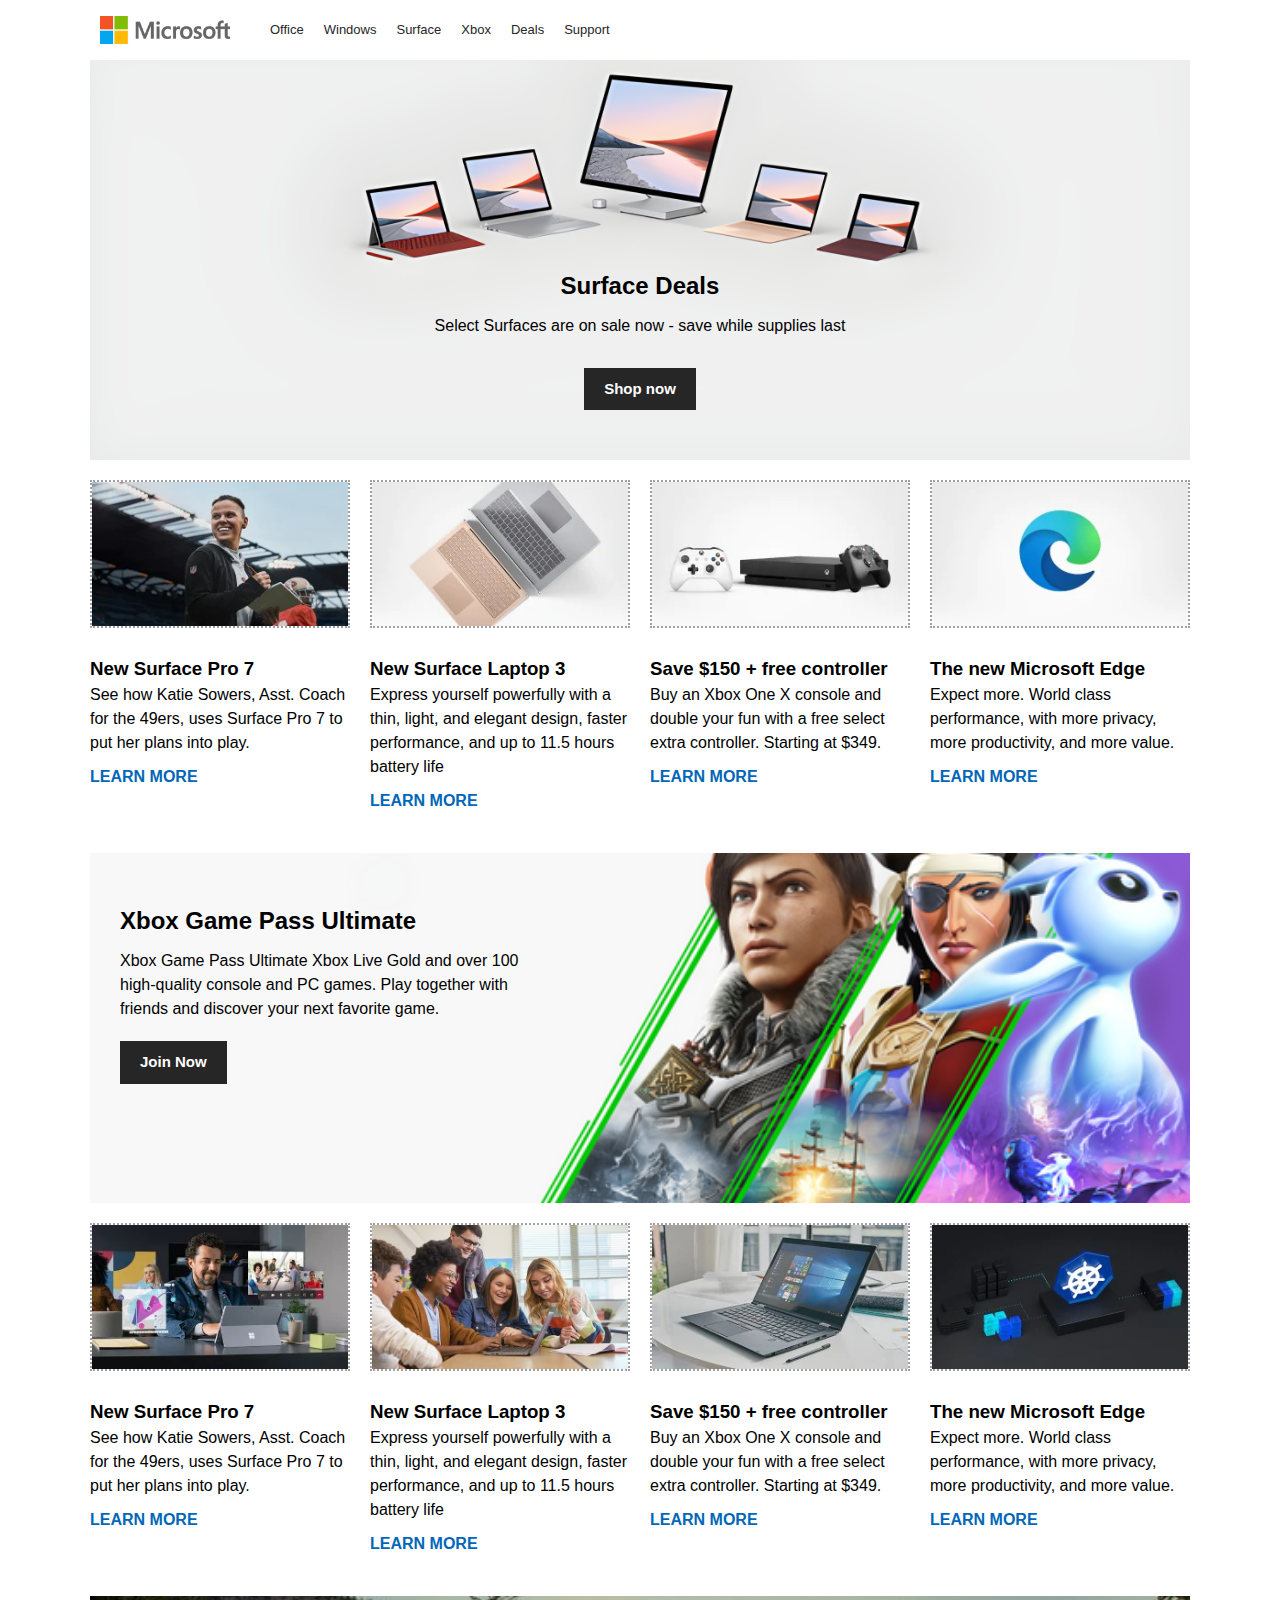
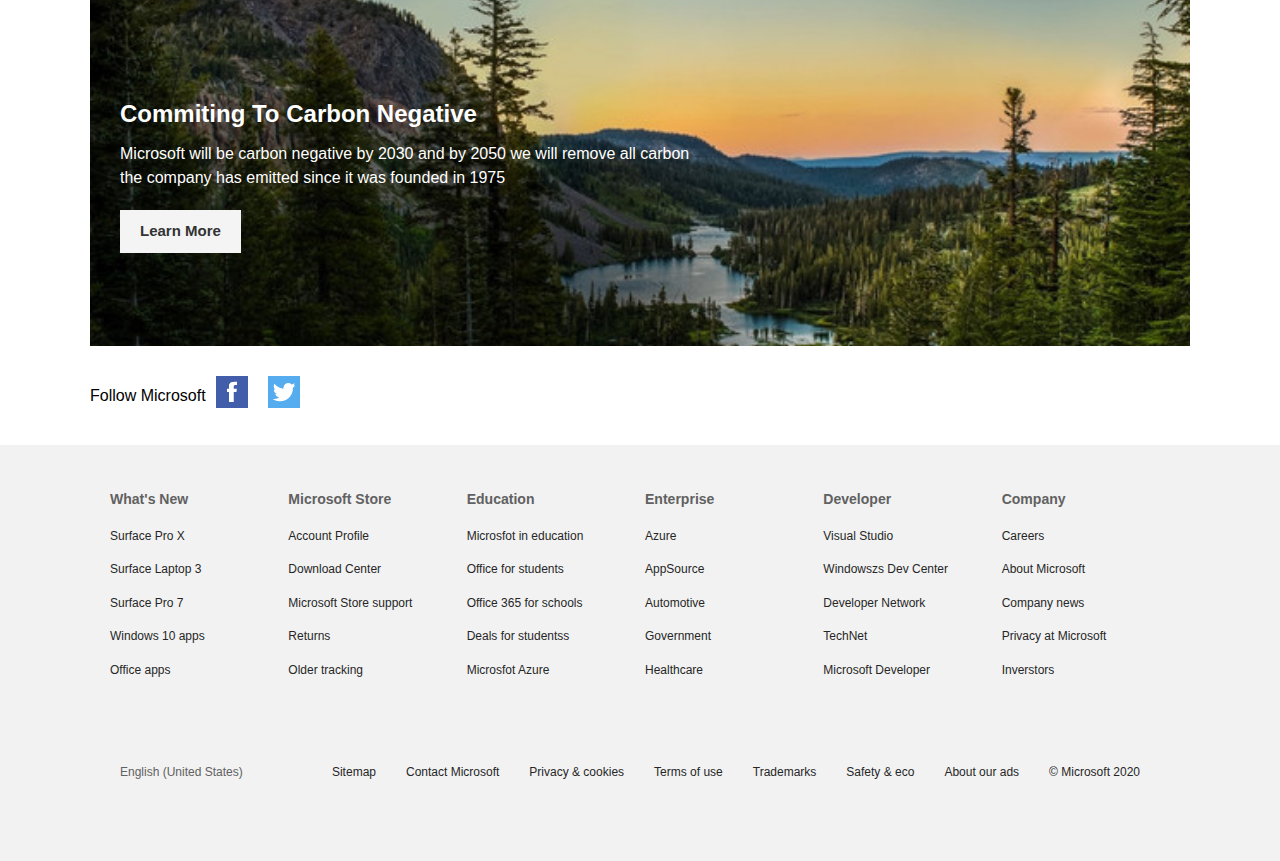
<file: day-29 micrisoft clone 16 aug/index.html>
<!DOCTYPE html>
<html lang="en">

<head>
    <meta charset="UTF-8">
    <meta name="viewport" content="width=device-width, initial-scale=1.0">
    <link rel="stylesheet" href="style.css">
    <link rel="stylesheet" href="https://cdnjs.cloudflare.com/ajax/libs/font-awesome/6.6.0/css/all.min.css"
        integrity="sha512-Kc323vGBEqzTmouAECnVceyQqyqdsSiqLQISBL29aUW4U/M7pSPA/gEUZQqv1cwx4OnYxTxve5UMg5GT6L4JJg=="
        crossorigin="anonymous" referrerpolicy="no-referrer" />
    <title>Microsoft</title>
</head>

<body>
    <div class="menu-btn">
        <i class="fas fa-bars fa-2x"></i>
    </div>
    <div class="container">
        <!-- Nav -->
        <nav class="main-nav">
            <img class="logo" src="img/logo.png" alt="Microsoft">
            <ul class="main-menu">
                <li><a href="">Office</a></li>
                <li><a href="">Windows</a></li>
                <li><a href="">Surface</a></li>
                <li><a href="">Xbox</a></li>
                <li><a href="">Deals</a></li>
                <li><a href="">Support</a></li>
            </ul>

            <ul class="right-menu">
                <li>
                    <a href="#">
                        <i class="fas fa-search"></i>
                    </a>
                    <a href="#">
                        <i class="fas fa-shopping-cart"></i>
                    </a>
                </li>
            </ul>
        </nav>
        <!-- showcase -->
        <header class="showcase">
            <h2>Surface Deals</h2>
            <p>Select Surfaces are on sale now - save while supplies last</p>
            <a href="#" class="btn">
                Shop now <i class="fas fa-chevron-right"></i>
            </a>
        </header>
        <!-- Home cards  1  -->
        <section class="home-cards">
            <div>
                <img src="img/card1.png" alt="">
                <h3>New Surface Pro 7</h3>
                <p>
                    See how Katie Sowers, Asst. Coach for the 49ers, uses Surface Pro 7
                    to put her plans into play.
                </p>
                <a href="#">Learn More
                    <i class="fas fa-chevron-right"></i>
                </a>
            </div>

            <div>
                <img src="img/card2.png" alt="">
                <h3>New Surface Laptop 3</h3>
                <p>
                    Express yourself powerfully with a thin, light, and elegant design,
                    faster performance, and up to 11.5 hours battery life
                </p>
                <a href="#">Learn More
                    <i class="fas fa-chevron-right"></i>
                </a>
            </div>

            <div>
                <img src="img/card3.png" alt="">
                <h3>Save $150 + free controller</h3>
                <p>
                    Buy an Xbox One X console and double your fun with a free select
                    extra controller. Starting at $349.
                </p>
                <a href="#">Learn More
                    <i class="fas fa-chevron-right"></i>
                </a>
            </div>

            <div>
                <img src="img/card4.png" alt="">
                <h3>The new Microsoft Edge</h3>
                <p>
                    Expect more. World class performance, with more privacy, more
                    productivity, and more value.
                </p>
                <a href="#">Learn More
                    <i class="fas fa-chevron-right"></i>
                </a>
            </div>
        </section>


        <!-- Xbox -->

        <section class="xbox">
            <div class="content">
                <h2>
                    Xbox Game Pass Ultimate
                </h2>
                <p>Xbox Game Pass Ultimate Xbox Live Gold and over 100 high-quality
                    console and PC games. Play together with friends and discover your
                    next favorite game.
                </p>
                <a href="#" class="btn">
                    Join Now
                    <i class="fas fa-chevron-right">
                    </i>
                </a>
            </div>
        </section>

        <!-- Home cards  2  -->
        <section class="home-cards">
            <div>
                <img src="img/card5.png" alt="">
                <h3>New Surface Pro 7</h3>
                <p>
                    See how Katie Sowers, Asst. Coach for the 49ers, uses Surface Pro 7
                    to put her plans into play.
                </p>
                <a href="#">Learn More
                    <i class="fas fa-chevron-right"></i>
                </a>
            </div>

            <div>
                <img src="img/card6.jpg" alt="">
                <h3>New Surface Laptop 3</h3>
                <p>
                    Express yourself powerfully with a thin, light, and elegant design,
                    faster performance, and up to 11.5 hours battery life
                </p>
                <a href="#">Learn More
                    <i class="fas fa-chevron-right"></i>
                </a>
            </div>

            <div>
                <img src="img/card7.png" alt="">
                <h3>Save $150 + free controller</h3>
                <p>
                    Buy an Xbox One X console and double your fun with a free select
                    extra controller. Starting at $349.
                </p>
                <a href="#">Learn More
                    <i class="fas fa-chevron-right"></i>
                </a>
            </div>

            <div>
                <img src="img/card8.png" alt="">
                <h3>The new Microsoft Edge</h3>
                <p>
                    Expect more. World class performance, with more privacy, more
                    productivity, and more value.
                </p>
                <a href="#">Learn More
                    <i class="fas fa-chevron-right"></i>
                </a>
            </div>
        </section>

        <!-- Carbon -->
        <section class="carbon dark">
            <div class="content">
                <h2>
                    Commiting To Carbon Negative
                </h2>
                <p>Microsoft will be carbon negative by 2030 and by 2050 we will remove
                    all carbon the company has emitted since it was founded in 1975
                </p>
                <a href="#" class="btn">
                    Learn More
                    <i class="fas fa-chevron-right"></i>
                </a>
            </div>
        </section>

        <!--  follow -->
        <section class="follow">
            <p>
                Follow Microsoft
            </p>
            <a href="https://www.facebook.com/MicrosoftIndia">
                <img src="img/social-fb.png" alt="">
            </a>
            <a href="https://x.com/microsoftindia">
                <img src="img/social-twitter.png" alt="">
            </a>

        </section>
    </div>

    <!-- footer links -->

    <section class="links">
        <div class="links-inner">
            <ul>
                <li>
                    <h3>What's New</h3>
                </li>
                <li><a href="#">Surface Pro X</a></li>
                <li><a href="#">Surface Laptop 3</a></li>
                <li><a href="#">Surface Pro 7</a></li>
                <li><a href="#">Windows 10 apps</a></li>
                <li><a href="#">Office apps</a></li>
            </ul>
            <ul>
                <li>
                    <h3>Microsoft Store</h3>
                </li>
                <li><a href="#">Account Profile</a></li>
                <li><a href="#">Download Center</a></li>
                <li><a href="#">Microsoft Store support</a></li>
                <li><a href="#">Returns</a></li>
                <li><a href="#">Older tracking</a></li>
            </ul>
            <ul>
                <li>
                    <h3>Education</h3>
                </li>
                <li><a href="#">Microsfot in education</a></li>
                <li><a href="#">Office for students</a></li>
                <li><a href="#">Office 365 for schools</a></li>
                <li><a href="#">Deals for studentss</a></li>
                <li><a href="#">Microsfot Azure</a></li>
            </ul>
            <ul>
                <li>
                    <h3>Enterprise</h3>
                </li>
                <li><a href="#">Azure</a></li>
                <li><a href="#">AppSource</a></li>
                <li><a href="#">Automotive</a></li>
                <li><a href="#">Government</a></li>
                <li><a href="#">Healthcare</a></li>
            </ul>
            <ul>
                <li>
                    <h3>Developer</h3>
                </li>
                <li><a href="#">Visual Studio</a></li>
                <li><a href="#">Windowszs Dev Center</a></li>
                <li><a href="#">Developer Network</a></li>
                <li><a href="#">TechNet</a></li>
                <li><a href="#">Microsoft Developer</a></li>
            </ul>
            <ul>
                <li>
                    <h3>Company</h3>
                </li>
                <li><a href="#">Careers</a></li>
                <li><a href="#">About Microsoft</a></li>
                <li><a href="#">Company news</a></li>
                <li><a href="#">Privacy at Microsoft</a></li>
                <li><a href="#">Inverstors</a></li>
            </ul>
        </div>

    </section>
    <!-- Footer -->
    <footer class="footer">
        <div class="footer-inner">
            <div><i class="fas fa-globe fa-2x"></i> English (United States)</div>
            <ul>
                <li><a href="#">Sitemap</a></li>
                <li><a href="#">Contact Microsoft</a></li>
                <li><a href="#">Privacy & cookies</a></li>
                <li><a href="#">Terms of use</a></li>
                <li><a href="#">Trademarks</a></li>
                <li><a href="#">Safety & eco</a></li>
                <li><a href="#">About our ads</a></li>
                <li><a href="#">&copy; Microsoft 2020</a></li>
            </ul>
        </div>
    </footer>
    <script src="app.js">
        document.querySelector()
    </script>
</body>

</html>
</file>
<file: 3. day-3 social media card/style.css>
@import url('https://fonts.googleapis.com/css2?family=Poppins:wght@300;400;500;600&display=swap');
*{
    font-family: "Poppins", sans-serif;
    padding: 0;
    margin: 0;
    box-sizing: border-box;
}
body {
    height: 100vh;
    display: flex;
    justify-content: center;
    align-items: center;
    background-color: #f4f4f4;
}
.profile-card{
    display: flex;
    flex-direction: column;
    align-items: center;
    max-width: 370px;
    width: 100%;
    background: #fff;
    border-radius: 24px;
    padding: 25px;
    box-shadow: 0 5px rgba(0, 0, 0, 0.1);
    position: relative;
}
.profile-card::before{
    content:"" ;
    position: absolute;
    top: 0;
    left: 0;
    height: 36%;
    width: 100%;
    border-radius: 24px 24px 0 0;
    background-color: #4070f4;
}
.image{
    position: relative;
    height: 150px;
    width: 150px;
    border-radius: 50%;
    background-color: #2600e4;
    padding: 3px;
    margin-bottom: 10px;
}
.image .profile-img{
    height: 100%;
    width: 100%;
    object-fit: cover;
    border-radius: 50%;
    border: 3px solid #fff;
}
.profile-card .text-data {
    display: flex;
    flex-direction: column;
    align-items: center;
    color:#333 ;
}
.text-data .name {
    font-size: 22px;
    font-weight: 500;
}
.text-data .job {
    font-size: 15px;
    font-weight: 400;
}
.profile-card .media-buttons{
    display: flex;
    align-items: center;
    margin: 15px ;
}
.media-buttons .link {
    display: flex;
    align-items: center;
    justify-content: center;
    color: #fff;
    font-size: 18px;
    height: 34px;
    width: 34px;
    border-radius: 50%;
    margin: 0 8;
    background-color: #4070f4;
    text-decoration: none;
}
.profile-card .buttons{
    display: flex;
    align-items: center;
    margin-top: 25px;
}
.buttons .button {
    color: #fff;
    font-size: 14px;
    border-radius: 24px;
    font-weight: 400;
    border: none;
    margin: 0 10px;
    padding: 8px 24px;
    background-color: #4070f4;
    cursor: pointer;
    transition:all 0.3 ease ;
}
.buttons .button:hover{
    background-color: #0e4bf1;
}
.profile-card .analytics {
   display: flex;
   align-items: center;
   margin-top: 25px;
}
.analytics .data{
    display: flex;
    align-items: center;
    color: #333;
    padding: 0 20px;
    border-right: 2px solid #e7e7e7;
}
.data i {
    font-size: 18px;
    margin-right: 6px;
}
.data:last-child{
    border-right: none;
}
</file>
<file: day-17 login form/style.css>
@import url('https://fonts.googleapis.com/css?family=Poppins:400,500,600,700&display=swap');
*{
    padding: 0;
    margin: 0;
    box-sizing: border-box;
    font-family:'Poppins', sans-serif ;
}
html,body {
    display: grid;
    height: 100%;
    width: 100%;
    place-items: center;
    background: #f2f2f2;
}

::selection{
  background: #4158d0;
  color: #fff;
}
.wrapper{
    width: 380px;
    background: #ffffff;
    border-radius: 15px;
    box-shadow: 0px 15px 20px rgba(0, 0, 0, 0.1);
}
 .wrapper .heading{
    line-height: 100px;
    font-size: 35px;
    font-weight: 600;
    text-align: center;
    color: #fff;
    user-select: none;
    border-radius: 15px 15px 0 0;
    background: linear-gradient(-135deg,#c850c0,#4158d0);
}
 .wrapper form {
    padding: 10px 30px 50px 30px;
}
 .wrapper form  .field{
     height: 50px;
     width: 100%;
     margin-top: 20px;
     position: relative;
}
 input{
    height: 100%;
    width: 100%;
    outline: none;
    font-size: 17px;
    padding-left: 20px;
    border: 1px solid lightgray;
    border-radius: 25px;
    transition: all 0.3s ease;
}
input:focus,
input:valid{
    border-color: #4158d0;
}
label{
    position: absolute;
    top: 50%;
    left: 20px;
    color: #221818;
    font-weight: 400;
    font-size: 17px;
    pointer-events: none;
    transform: translateY(-50%);
    transition: all 0.3s ease;
}
input:focus ~ label,
input:valid ~ label
{
    top: 0%;
    font-size: 15px;
    color: #4158d0;
    background: #fff;
    transform: translateY(-50%);
}
.pass-link{
    color: #4158d0;
    margin: 8px 0 0 10px;
}
.field input[type="submit"]{
    url(background:%20linear-gradient%28-135deg%2C%20#c850c0%2C%20%234158d0%29%3B)
}
</file>
<file: day-18 hoodie website/style.css>
@import url('https://fonts.googleapis.com/css2?family=Playfair+Display:wght@700&family=Roboto:ital,wght@0,100;1,300&display=swap');



*{
    padding: 0;
    margin: 0;
    box-sizing: border-box;
}
:root{
    --main-color:#239b7e;
    --main-font:"Playfair Display", serif;
    --promary-font:"Roboto", sans-serif;
}
/* navbar */
nav{
    display: flex;
    flex-wrap: wrap;
    justify-content: space-between;
    align-items: center;
    padding: 20px;
    font-family: var(--promary-font);
    font-weight: bold;
}
.logo{
    margin-left: 5rem;
}
.burger{
    display: flex;
    flex-direction: column;
    justify-content: center;
    align-items: center;
    cursor: pointer;
    margin-right: 5rem;
}
.burger span {
    border: 2px solid var(--main-color);
    width: 40px;
    height: 1px;
    margin: 2px;
}
header{
    height: 90vh;
    margin-top: 2rem;
    display: flex;
    justify-content: space-around;
    align-items: center;
    flex-wrap: wrap;

}
.main-headings{
    font-size: 4rem;
    font-family: var(--main-font);
    transform: translateY(-40px);
    color: #00000097;
}
.main-headings span {
    color: black;

}
.primary-headings{
    max-width: 500px;
    font-family: var(--promary-font);
    line-height: 25px;
    margin-bottom: 1rem;
    color: #716d6d;
}
.btn-fill{
    background-color: var(--main-color);
    color: #fff;
    border: none;
    padding: 12px 20px;
   cursor: pointer;
    margin-right: 10px;
    transition: all 0.5s ease-out;
}
.btn-fill:hover{
    background-color: #fff;
    border: 1px solid var(--main-color);
    color: var(--main-color);
}
.btn-outline.active{
     border: 2px solid var(--main-color);
     color: var(--main-color);
     background: transparent;
     padding: 10px 20px;
     cursor: pointer;
     transition:  all 0.5s ease-out;
}
.btn-outline.active:hover {
    background: var(--main-color);
    color: #fff;
}
.img-container{
    border-radius: 50%;
    box-shadow: 4px 7px 5px 2px #bcbaba;
}
.header-img{
    border-radius: 100%;
    background: url(img/oswaldo-ibanez-1NPUmTaiMeg-unsplash.jpg);
    background-size: cover;
    background-position: top;
    height: 400px;
    width: 400px;
}
/* section - 1 */
.section-one{
    display: flex;
    flex-wrap: wrap;
    justify-content: space-around;
    align-items: center;
    margin-top: 7rem
}
.section-one-img{
    
    
    background: url(img/gesphotoss-1i9K55ni5Dk-unsplash.jpg);
    background-size: cover;
    background-position: top;
}
 /*  product section*/
 .products{
    margin-top: 10rem;
    display: flex;
    flex-wrap: wrap;
    flex-direction: column;
    justify-content: center;
    align-items: center;
    max-width: 1110px;
    margin: 0 auto;

 }
.products .products-heading{
     font-family: var(--promary-font);
     font-size: 2rem;
     margin-bottom: 3rem;
    }
.products .product-categories button{
    margin-right: 20px;
    margin-bottom: 2rem;
}
.products .product-items-container{
    display: flex;
    flex-wrap: wrap;
    justify-content: center;
    align-items: center;
    margin: 20px;
    min-width: 60rem;
}
 .products .product-items-container .item{
    margin: 20px;
 }
     .products .product-items-container .item-layer{
     background: #ebf1f0;
      padding: 40px;
     margin-right: 20px;
     margin: 0 auto;
     margin-bottom: 20px;
     }
 .products .product-items-container .item-layer img{
    width: 150px;
    height: 200px;
 }
 .products .product-items-container .item .item-name{
    font-family: var(--promary-font);
    margin-bottom: 10px;
 }
 .item-price{
    font-family: var(--promary-font);
    margin-bottom: 10px;
 }
 .view-product{
    font-family: var(--promary-font);
    margin-bottom: 10px;
    text-decoration: none;
    color: var(--main-color);
    border-bottom: 1px solid var(--main-color);
 }

 /* Customers */
 .customers-heading{
    font-family: var(--promary-font);
    font-size: 2rem;
    text-align: center;
    margin-bottom: 20px;
    margin-top: 10rem;
 }
 .cusomers-reviews{
    margin-top: 7rem;
    display: flex;
    justify-content: space-around;
    align-items: center;
    flex-wrap: wrap;
}
.customer{
    text-align: center;
}
    .customer-desc{
        font-size: 17px;
        margin-top: 12px;
        max-width: 200px;
        text-align: center;
        margin: 10px;
        font-family: var(--promary-font);
    }
 .customer .customer-img .img{
    width: 200px;
    height: 200px;
    border-radius: 100%;
    background-size: cover;
    background-position: center;
    margin: 0 auto;
    margin-bottom: 20px;
}
 .customer .img-one{
    background: url(img/yogendra-singh-uWs_N5Dlyiw-unsplash.jpg);
}
.img-two{
    background: url(img/joshua-rondeau-xazIYnxpS2Q-unsplash.jpg);
}
.img-three{
    background: url(img/milan-popovic-kOnmHdLJTNI-unsplash.jpg);
}

/*  footer */
footer{
    background: #716d6d;
    color: #fff;
    display: flex;
   justify-content: space-around;
   align-items: center;
   height: 100vh;
   font-family: var(--promary-font);
   margin-top: 10rem;
    
}
  .footer-heading{
    margin-bottom: 3rem;
}
.footer-primary-heading{
    font-weight: normal;
    font-size: 15px;
    margin-bottom: 20px;
}
</file>
<file: day-22 grotwth startup project/style.css>
*{
  padding: 0;
  margin: 0;
  box-sizing: border-box;
}
:root{
    --primary-color: #4891ff;
        --light-color: #f4f4f6;
        --dark-color: #111;
}
body{
    font-family: 'Poppins' sans-serif;
    font-size: 16px;
    line-height: 1.5;
    background: #fff;
    overflow-x: hidden;
}
a{
    text-decoration: none;
    color: #333;
}
ul{
    list-style: none;
}
img {
    max-width: 100%;
}
/* navbar */
.navbar{
    background: #fff;
    padding: 20px;
}
.navbar .container{
    display: flex;
    justify-content: space-between;
    align-items: center;
}
.navbar .menu ul{
    display: flex;
}
.navbar ul li a {
    padding: 10px 20px;
    display: block;
    font-weight: 600;
    transition: 0.5s ;
}
.navbar ul li a:hover{
    color: var(--primary-color);
}
.navbar ul li a i{
    margin-right: 10px;
}
.navbar ul li:last-child a{
    margin-left: 10px;
}

/* hero section */

.hero{
    margin-bottom: 50px;
}
.hero .container {
    background: url(img/hero-bg.png) no-repeat ;
    background-size: contain;
    background-position: center bottom;
    height: 550px;
}
.hero .hero-contant{
    width: 70%;
}
.hero .hero-text{
    width: 70%;
    margin-bottom: 20px;
}
/* video */
.video{
    padding: 10px 0 40px;
}
.video-content{
    display: flex;
    justify-content: center;
    align-items: center;
    flex-direction: column;
}
.video-preview{
    margin-bottom: 20px;
}
/* testimonials */
.testimonials{ 
    padding: 40px 0;
} 
.testimonials .testimonials-heading{
    width: 700px;
    margin-bottom: 40px;
}
.testimonials .testimonials-grid{
    display: grid;
    grid-template-columns: repeat(3, 1fr);
    gap: 30px;
    margin: 0 auto ;
}
.testimonials .cards p:nth-child(2){
    margin-top: 30px;
    font-weight: bold;
}
    
/* pricing section */
.pricing-grid{
    display: grid;
    grid-template-columns: repeat(2, 1fr);
    gap: 30px;
    margin-top: 50px;
}
.pricing-card-subheading{
     margin-bottom: 30px;
}
.pricing-card-price{
    margin-bottom: 30px;
    padding: 20px 0;
    border-bottom: 1px solid #ccc;
}
.pricing ul{
     margin: 30px 0;
}
li{
    margin-bottom: 20px;
}
i{
    margin-right: 10px;
}
.pricing-footer{
    margin: 20px 0;
}
/* FAQ */
.faq{
    padding: 40px 0;
}
.faq-group{
    border-bottom: 1px solid #9b9b9b;
    padding-bottom: 20px;
}
.faq-group-header{
    padding: 20px 0;
    margin-bottom: 15px;
    position: relative;
}
.faq-group-header h4{
    font-weight: 600;
    width: 95%;
}
.faq-group-header i {
    position: absolute;
    right: 0;
    top: 35px;
    font-size: 1.3rem;
    cursor: pointer;
}
.faq-group-body{
    display: none;
}
.faq-group-body.open{
    display: block;
}
ul.faq-menu {
max-width: 400px;
margin: auto;
display: flex;
justify-content: space-between;
align-items: center;
background: #bdbcbc;
padding: 10px 20px;
padding-top: 20px;
border-radius: 10px;
font-weight: 600;
cursor: pointer;
}
.faq-menu li{
    padding: 10px 20px;
    border-radius: 5px;
    text-align: center;
}
li.active{
    background: var(--primary-color);
    color: #fff;
}
/* footer */
.footer{
    padding: 40px 0;
}
.footer h4 {
    margin-bottom: 10px;
}
.footer ul li {
    line-height: 2.5;
}
.footer a {
    color: #ccc;
}
.footer i {
    font-size: 1.5rem;
    margin-right: 10px;
}
.footer-grid{
    display: grid;
    grid-template-columns: 2fr 1fr 1fr 1fr;
    gap: 30px;
    justify-content: center;
    align-items: center;
}
.footer .cards{
    margin: 20px 30px 30px 0 ;
}
.footer input[type="email"]{
    width: 100%;
    padding: 10px;
    border: 1px solid #ccc;
    border-radius: 5px;
    margin: 20px 0;
}

/* utility classes */
.container{
    max-width: 1100px;
    margin: 0 auto;
    padding: 0 15px;
}
.sm-container{
    max-width: 800px;
    margin: 0 auto;
    padding: 0 15px;
}
/* cards*/
.cards {
    background: #fff;
    color: #000;
    border-radius: 10px;
    padding: 20px;
}
/* buttons */
.btn{
    display: inline-block;
    padding: 13px 20px;
    background: var(--light-color);
    color: #333;
    font-weight: 600;
    text-decoration: none;
    text-align: center;
    border: none;
    border-radius: 10px;
    cursor: pointer;
    transition: 0.5s;
}
.btn:hover{
    opacity: 0.8;
}
.btn-primary{
    background: var(--primary-color);
    color: #fff;
}
.btn-dark{
    background: var(--dark-color);
}
.btn-block{
    display: block;
    width: 100%;
}

/*  text classes */
.text-xxl{
    font-size: 3rem;
    line-height: 1.2;
    font-weight: 600;
    margin: 40px 0 20px ;
}
.text-xl{
    font-size: 2.2rem;
    line-height: 1.4;
    font-weight: 600;
    margin: 40px 0 20px ;
}
.text-lG{
    font-size: 1.8rem;
    line-height: 1.4;
    font-weight: normal;
    margin: 30px 0 20px ;
}
.text-md{
    font-size: 1.2rem;
    line-height: 1.4;
    font-weight: normal;
    margin: 20px 0 10px ;
}
.text-sm{
    font-size: 0.9rem;
    line-height: 1.4;
    font-weight: normal;
    margin: 10px 0 5px ;
}
.text-center{
    text-align: center;
}

/*background*/
.bg-primary{
    background: var(--primary-color);
    color: #fff;
}
.bg-light{
    background: var(--light-color);
    color: #333;
}
.bg-dark{
    background:  var(--dark-color);
    color: #fff;
}
.bg-black{
    background: #000;
    color: #fff;
}
/* hamburger button */
.hamburger-button{
    display: none;
     
    background: none;
    border: none;
    cursor: pointer;
    padding: 10px;
    z-index: 1000;
}

.hamburger-button .hamburger-line{
    width: 30px;
    height: 3px;
    background: #333;
    margin: 6px 0;
}

/* mobile menu */
.mobile-menu{
    position: fixed;
    top: 0;
    right: -300px;
    width: 250px;
    height: 100%;
    z-index: 100;
    background: #fff;
    box-shadow: 0px 0px 10px rgba(0, 0, 0, 0.2);
    transition: right 0.3s ease-in-out;
}
.mobile-menu.active{
    right: 0;
}
.mobile-menu ul {
    margin-top: 100px;
    padding-right: 10px;
}
.mobile-menu ul li {
   margin: 10px 0;
}
.mobile-menu ul li a {
    font-size: 20px;
    transition: 0.3s;
}
/* media quaries */
@media (max-width:960px) {
      .text-xxl{
        font-size: 2.5rem;
      }
}
@media (max-width:670px) {
    
    .navbar .menu{
      display: none;
      
    }
.navbar .hamburger-button {
            display: block;
             
        }
        .hero .container{
            background: url(img/hero-bg-mobile.png) no-repeat;
            background-size: 350px 400px;
            background-position: bottom;
            height: 770px;
            padding-top: 10px;
        }
        .hero .hero-contant , .hero .hero-text{
            width: 90%;
            text-align: center;

        }
         .hero .hero-buttons .btn{
            margin-bottom: 10px;
            display: block;
            width: 100%;
         }  
         .testimonials .testimonials-heading{
            max-width: 100%;
            text-align: center;

         }
         .testimonials .testimonials-grid, .pricing .pricing-grid, .footer-grid{
            grid-template-columns: 1fr;
         }
         .footer .cards{
            margin-right: 0;
         }
        .footer .footer-grid .footer-grid-items{
            align-items: center;
         }
               /*text  */
        .text-xl{
            font-size: 1.9rem;
        }
        .text-lG{
            font-size: 1.5rem;
        }
        .text-md{
            font-size: 1.1rem;
        }


      }
@media (max-width:500px) {
    .text-xxl{
        font-size: 2rem;
    }
}
</file>
<file: day-28 responcive footer 15 aug/style.css>
@import url('https://fonts.googleapis.com/css2?family=Poppins:wght@200;300;400;500;600;700&display=swap');
*{
    padding: 0;
    margin: 0;
    box-sizing: border-box;
    font-family: "Poppins", sans-serif;
}
body{
    min-height: 1000vh;
    width: 100%;
    background: #EEECEB;
}
footer{
    position: fixed;
    background: #140B5C;
    width: 100%;
    bottom: 0;
    left: 0;
}
footer::before{
        content: '';
        position: absolute;
        left: 0;
        top: 100px;
        height: 1px;
        width: 100%;
        background: #AFAFB6;
}
footer .content{
    max-width: 1250px;
    margin: auto;
    padding: 30px 40px 40px 40px;
}
footer .content .top{
    display: flex;
    justify-content: space-between;
    align-items: center;
    margin-bottom: 50px;
}

   
.content .top .logo-details{
    color: #fff;
    font-size: 30px;
}
.content .top .media-icons{
    display: flex;
}
 .content .top .media-icons a{
    height: 40px;
    width: 40px;
    margin: 0 8px;
    background: red;
    text-align: center;
    text-decoration: none;
    color: #fff;
    line-height: 40px;
    border-radius: 50%;
    font-size: 17px;
    transition: all 0.4s ease;
 }
.top .media-icons a:nth-child(1){
    background: #4267B2;
}
.top .media-icons a:nth-child(1):hover {
    color: #4267B2;
    background: #fff;
}
.top .media-icons a:nth-child(2) {
    background: #1DA1F2;
}

.top .media-icons a:nth-child(2):hover {
    color: #1DA1F2;
    background: #fff;
}

.top .media-icons a:nth-child(3) {
    background: #E1306C;
}

.top .media-icons a:nth-child(3):hover {
    color: #E1306C;
    background: #fff;
}

.top .media-icons a:nth-child(4) {
    background: #0077B5;
}

.top .media-icons a:nth-child(4):hover {
    color: #0077B5;
    background: #fff;
}

.top .media-icons a:nth-child(5) {
    background: #FF0000;
}

.top .media-icons a:nth-child(5):hover {
    color: #FF0000;
    background: #fff;
}
footer .content .link-boxes{
   width: 100%;
   display: flex;
   justify-content: space-between;
}
footer .content .link-boxes .box{
    width: calc(100% / 5 - 10px)
}
footer .content .link-boxes .box .link-name{
   color: #fff;
   font-size: 18px;
   font-weight: 400;
   margin-bottom: 10px;
   position: relative;
}
.content .link-boxes .box .link-name::before{
    content: "";
    position: absolute;
    left: 0;
    bottom: -2px;
    height: 2px;
    width: 35px;
    background: #fff;
}
.content .link-boxes .box li{
    margin: 6px 0;
    list-style: none;
}
.content .link-boxes .box li a{
    color: #fff;
    text-decoration: none;
    font-size: 14px;
    font-weight: 400;
    opacity: 0.8;
    transition: all 0.4s ease;
}
.content .link-boxes .box li a:hover{
    text-decoration: underline;
    opacity: 1;
}
 .content .link-boxes .input-box {
    margin-right: 55px;
}
.link-boxes .input-box input{
    height: 40px;
    width: calc(100% + 55px);
    outline: none;
    border: 2px solid #AFAFB6;
    background: #140B5C;
    border-radius: 4px;
    padding: 0 15px;
    font-size: 15px;
    color: #fff;
    margin-top: 5px;
}
.link-boxes .input-box input::placeholder{
    color: #AFAFB6;
    font-size: 16px;
}
.link-boxes .input-box input[type="button"]{
    background: #fff;
    color: #140B5C;
    border: none;
    font-size: 18px;
    font-weight: 500;
    margin: 4px 0;
    opacity: 0.8;
    cursor: pointer;
    transition: all 0.4 ease;
}
.input-box input[type="button"]:hover{
    opacity: 1;
}

footer .bottom-detail{
    width: 100%;
    background: #0F0844;
}
footer .bottom-detail .bottom-text {
    max-width: 1250px;
    margin: auto;
    padding: 20px 40px;
    display: flex;
    justify-content: space-between;
}
.bottom-detail .bottom-text span,.bottom-detail .bottom-text a{
    font-size: 14px;
    font-weight: 300;
    color: #fff;
    opacity: 0.8;
    text-decoration: none;
}
.bottom-detail .bottom-text a:hover{
    opacity: 1;
    text-decoration: underline;
}
.bottom-detail .bottom-text a {
    margin-right: 10px;
}

@media (max-width: 900px){
    footer .content .link-boxes{
        flex-wrap: wrap;
    }
    footer .content .link-boxes .input-box{
        width: 40%;
        margin-top: 10px;
    }
}
@media (max-width:700px){
    footer{
        position: relative;
    }
    .content .top .logo-details{
        font-size: 26px;
    }
    .content .top .media-icons a {
        height: 35px;
        width: 35px;
        font-size: 14px;
        line-height: 35px;
    }
    footer .content .link-boxes .input-box{
        width: 60%;
    }
    .bottom-detail .bottom-text span ,
    .bottom-detail .bottom-text a{
        font-size: 12px;
    }
}
@media (max-width:520px){
    footer::before{
        top: 145px;
    }
    footer .content .top {
        flex-direction: column;

    }
    .content .top .media-icons{
        margin-top: 16px;
    }
    footer .content .link-boxes .box {
        width: calc(100% / 2 - 10px);
    }
    footer .content .link-boxes .input-box{
        width: 100%;
    }
}
</file>
<file: day-29 micrisoft clone 16 aug/style.css>
* {
  padding: 0;
  margin: 0;
  box-sizing: border-box;
}
body {
  font-family: "Segoe UI", Tahoma, Geneva, Verdana, sans-serif;
  background: #fff;
  color: #000;
  line-height: 1.5;
}
a {
  text-decoration: none;
  color: #262626;
}
ul {
  list-style: none;
}
.container {
  width: 90%;
  max-width: 1100px;
  margin: auto;
}
/* nav */
.main-nav {
  display: flex;
  justify-content: space-between;
  align-items: center;
  height: 60px;
  padding: 20px 0;
  font-size: 13px;
}
.main-nav .logo {
  width: 150px;
  padding: 10px;
}
.main-nav .logo:hover{
    border: dotted rgb(160, 160, 160);
}

.main-nav ul {
  display: flex;
}
.main-nav ul li {
  padding: 0 10px;
}
.main-nav ul li a {
  padding-bottom: 2px;
}
/* we give here pading to a element to space that underline */
.main-nav ul li a:hover {
  border-bottom: 2px solid #262626;
}
.main-nav ul.main-menu {
  flex: 1;
  margin-left: 20px;
}
.menu-btn{
  cursor: pointer;
  position: absolute;
  top: 20px;
  right: 30px;
  z-index: 2;
  display: none;
}
.btn {
  cursor: pointer;
  display: inline-block;
  border: 0;
  font-weight: bold;
  padding: 10px 20px;
  background: #262626;
  color: #fff;
  font-size: 15px;
}
.btn:hover {
  opacity: 0.9;
}
.dark{
    color: #fff;
}
.dark .btn {
  background: #f4f4f4;
  color: #333;
}
/* Showcase */
.showcase {
  width: 100%;
  height: 400px;
  background: url(img/showcase.jpg) no-repeat center center/cover;
  display: flex;
  flex-direction: column;
  align-items: center;
  text-align: center;
  justify-content: flex-end;
  padding-bottom: 50px;
  margin-bottom: 20px;
}
.showcase h2,
.showcase p {
  margin-bottom: 10px;
}
.showcase .btn {
  margin-top: 20px;
}

/* home cards */
.home-cards {
  display: grid;
  grid-template-columns: repeat(4, 1fr);
  grid-gap: 20px;
  margin-bottom: 40px;
}
.home-cards img {
  width: 100%;
   margin-bottom: 20px;
   border: 2px dotted rgb(160, 160, 160);
}
.home-cards a{
    display:inline-block;
    padding-top: 10px;
    color: #0067b8;
    text-transform: uppercase;
    font-weight: bold;
}
.home-cards a:hover i{
    margin-left: 10px;
}

/* xbox */
.xbox{
    height: 350px;
    width: 100%;
    background: url(img/xbox.png) no-repeat center center/cover;
    margin-bottom: 20px;
}
.xbox .content{
    width: 40%;
    padding: 50px 0 0 30px;
}
.xbox p, .carbon p {
    margin: 10px 0 20px;
}

/* Carbon */
.carbon{
    width: 100%;
    height: 350px;
    background: url(img/carbon.jpg ) no-repeat center center/cover;
}
.carbon .content {
    width: 55%;
    padding: 100px 0  0 30px;
}
/* follow */
.follow {
    display: flex;
    align-items: center;
    justify-content: flex-start;
    margin: 30px 0 30px;
}
.follow *{
    margin-right: 10px;
}

/* links */
.links{
  background: #f2f2f2;
  color: #616161;
  font-size: 12px;
  padding: 35px 0;
}
.links-inner{
     max-width: 1100px;
     margin: 0 auto;
     padding: 0 20px;
     display: grid;
     grid-template-columns: repeat(6,1fr);
     grid-gap: 10px;
     align-items: flex-start;
     justify-content: center;
}
.links li {
  line-height: 2.8;
}
/*  footer */
.footer{
  background: #f2f2f2;
  color: #616161;
  font-size: 12px;
  padding: 20px 0;
}
.footer-inner{
  max-width: 1100px;
  margin: 0 auto;
  padding: 020px;
  display: flex;
  align-items: center;
  justify-content: space-between;
}
.footer div i {
  margin-right: 10px;
}
.footer div{
  margin-bottom: 20px;
  display: flex;
  align-items: center;
}
.footer ul{
  display: flex;
  flex-wrap: wrap;
}
.footer li{
  margin-right: 30px;
  margin-bottom: 20px;
}

@media(max-width:700px)
 {
  .menu-btn{
    display: block;

  }
  .menu-btn:hover{
    opacity: 0.5;
  }
  .main-nav .right-menu{
    margin-right: 50px;
  }
  .main-nav .main-menu{
    display: block;
    position: absolute;
    top: 0;
    left: 0;
    width: 50%;
    height: 100%;
    background: #f2f2f2;
    border-right: #ccc 1px solid;
    opacity: 0.9;
    padding: 30px;
    transform: translateX(-2000px);
    transition: transform 0.6s ease-in-out;
  }
    .main-nav .main-menu li{
padding: 10px;
border-bottom: 1px solid #ccc;
font-size: 14px;
    }
 .main-nav .main-menu li:last-child{
  border-bottom: 0;
 }
 .main-nav ul.main-menu.show{
  transform: translateX(-20px);
 }
  .home-cards{
    grid-template-columns: repeat(2, 1fr);
  }
  .xbox .content p{
    display: none;
  }
  .xbox .content h2{
    margin-bottom: 20px;
  }
  .carbon .content{
    width: 85%;
  }
  .links .links-inner{
    grid-template-columns: repeat(2,1fr);
  }
}

@media(max-width:500px)
{
  .home-cards {
    grid-template-columns: 1fr;
  }
  .links .links-inner{
    grid-template-columns: 1fr;
  }
    .links .links-inner ul{
      margin-bottom: 20px;
    }
}
</file>
